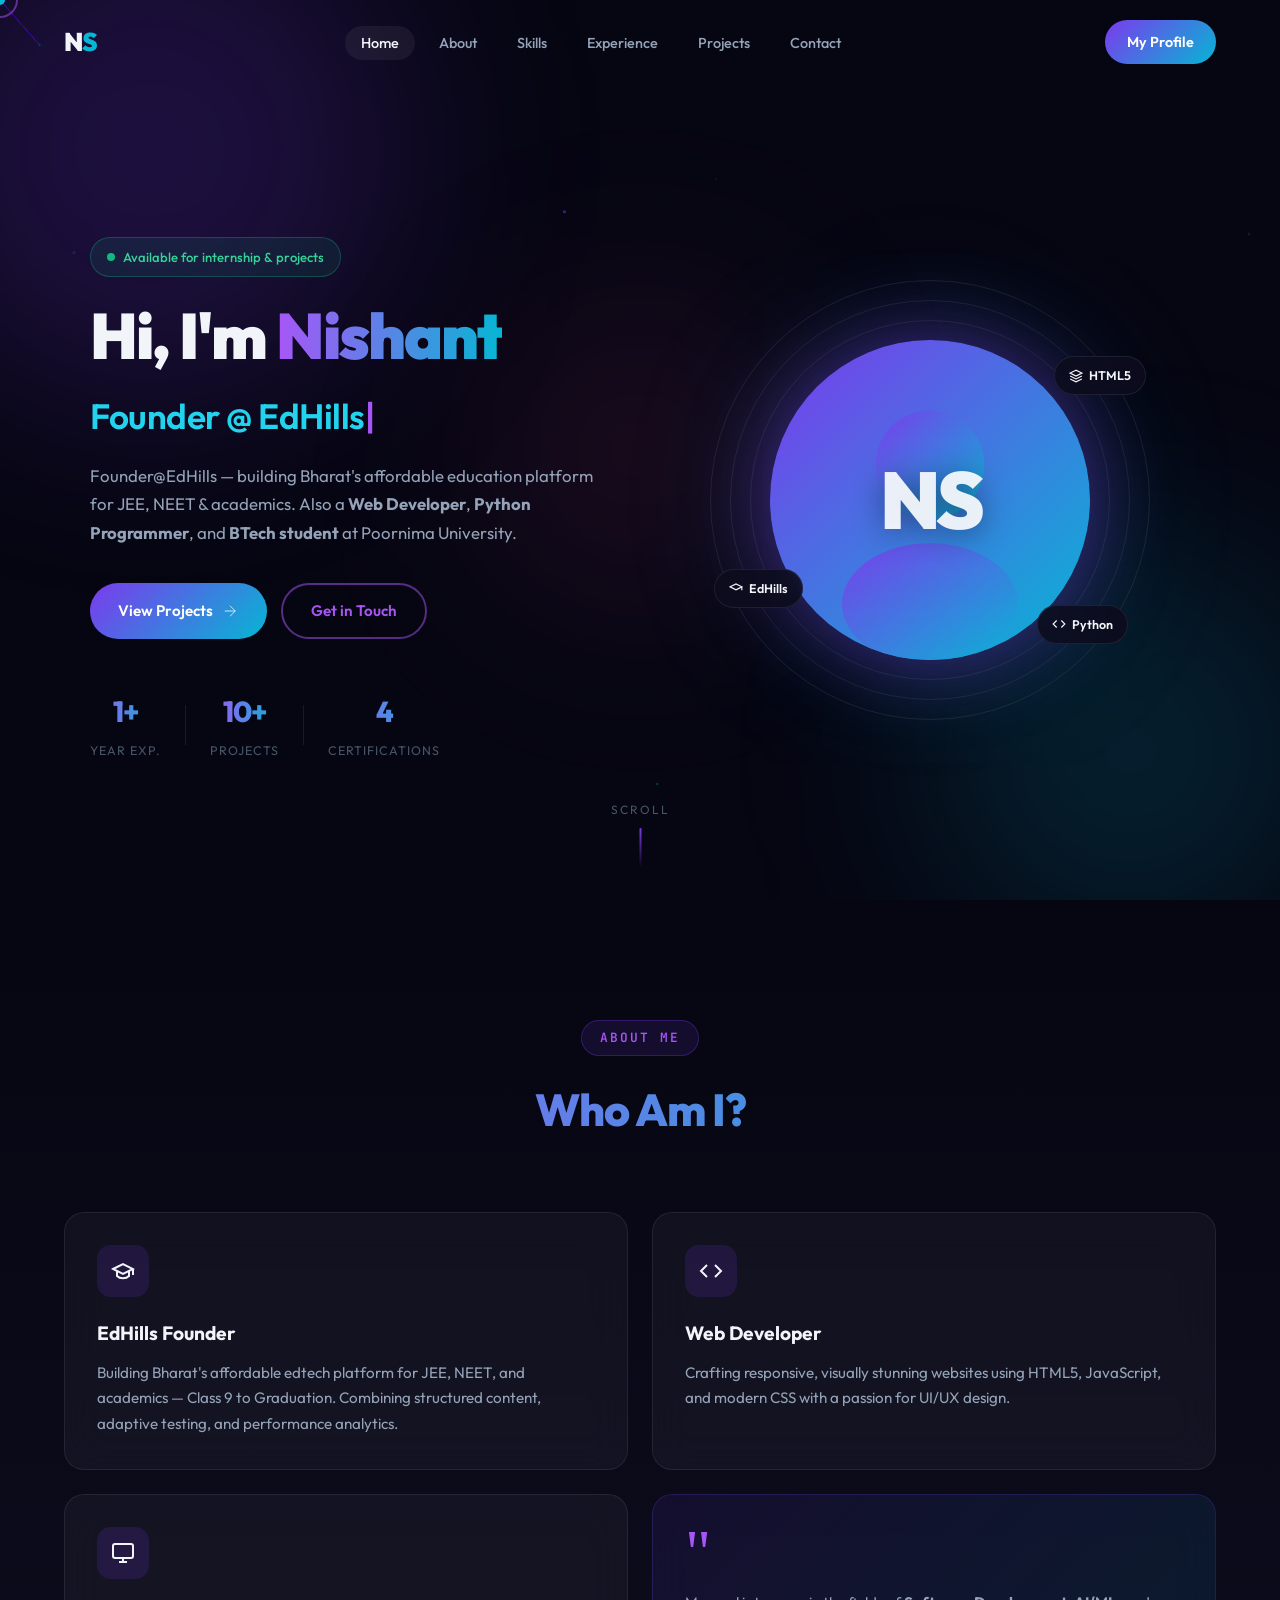
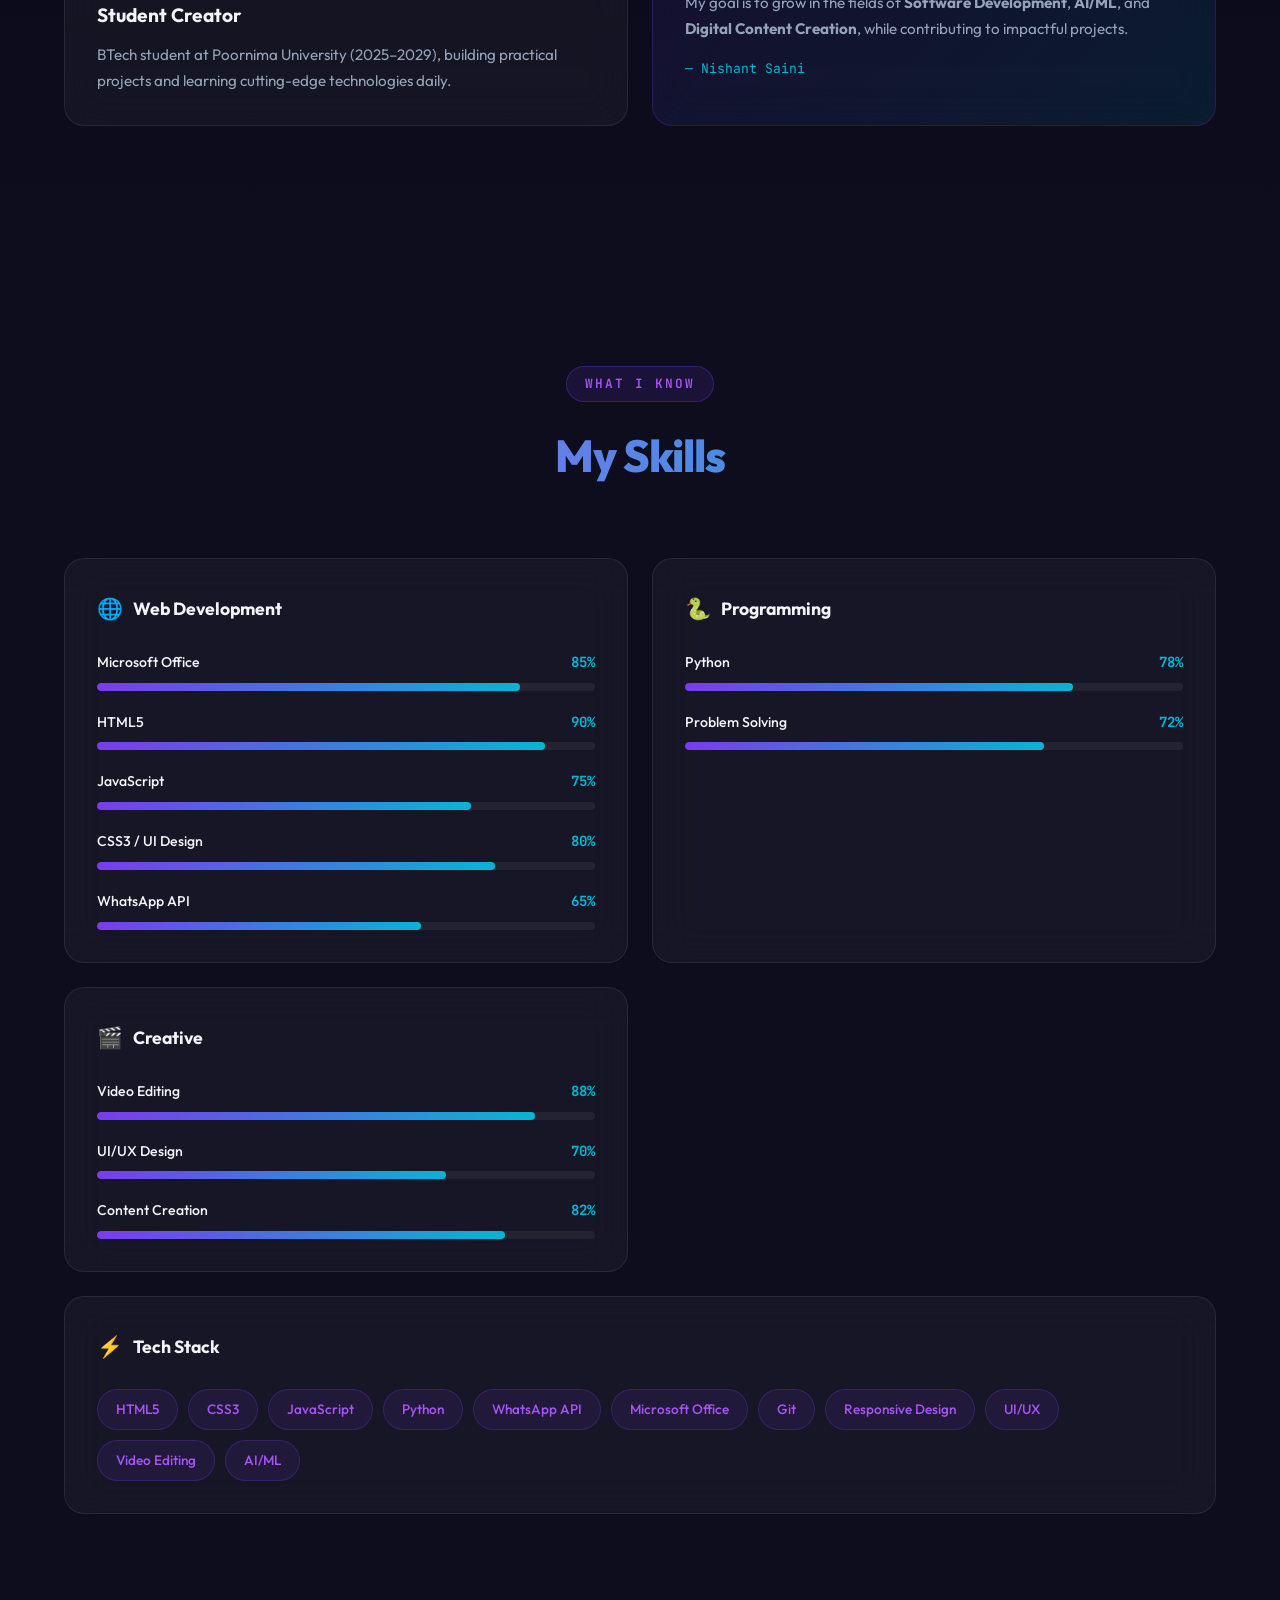
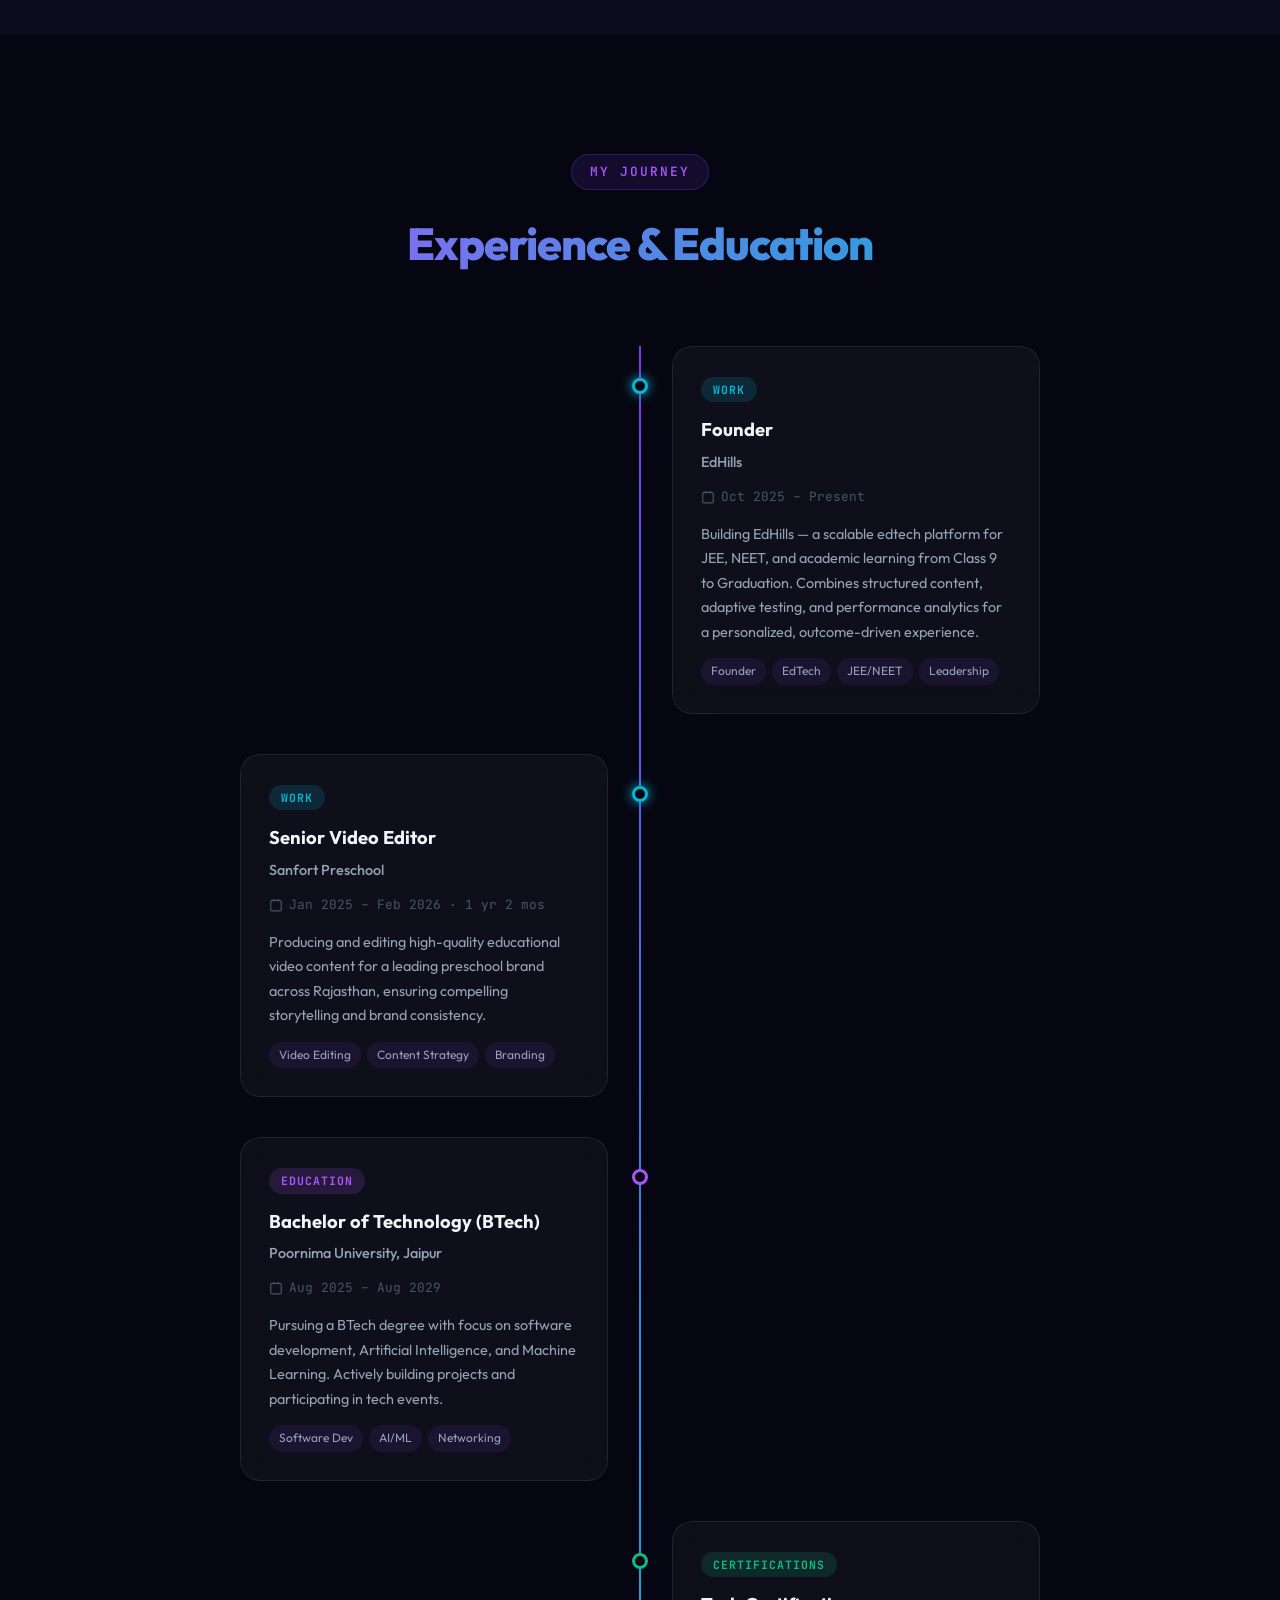
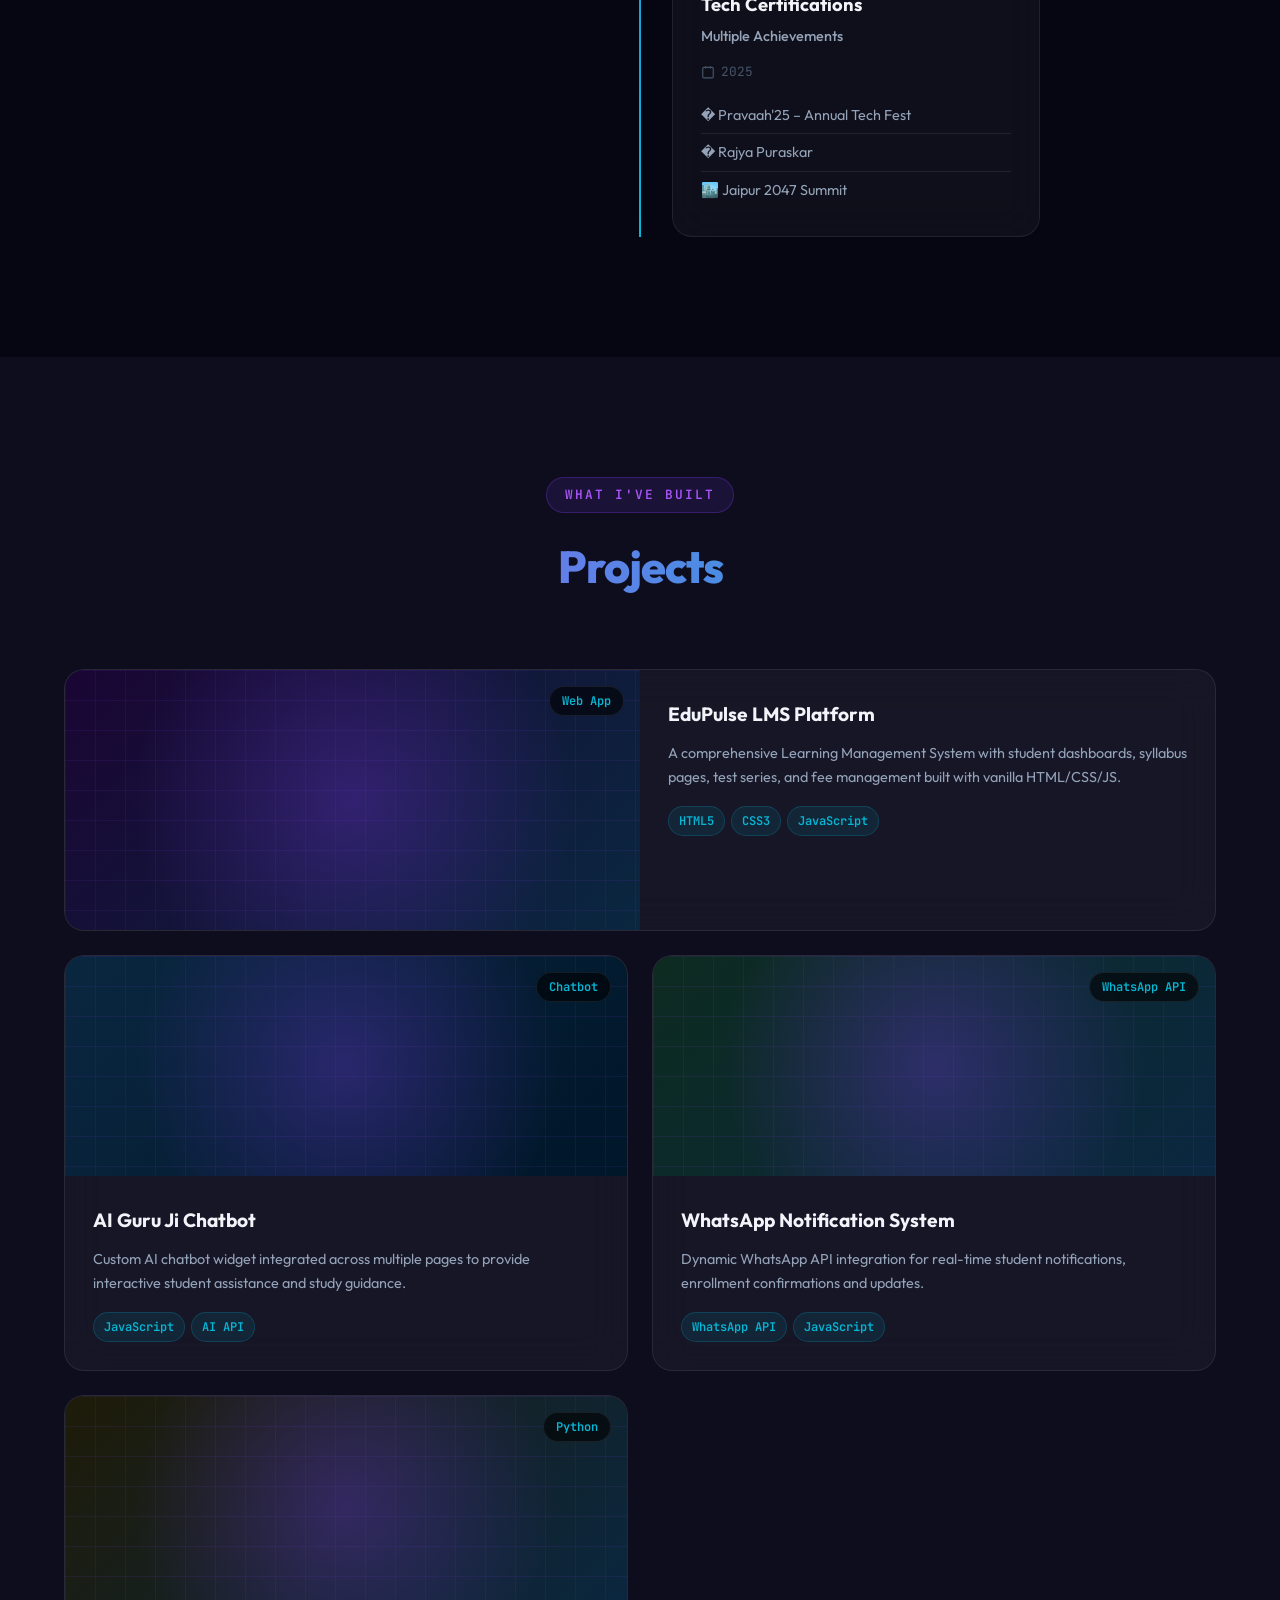
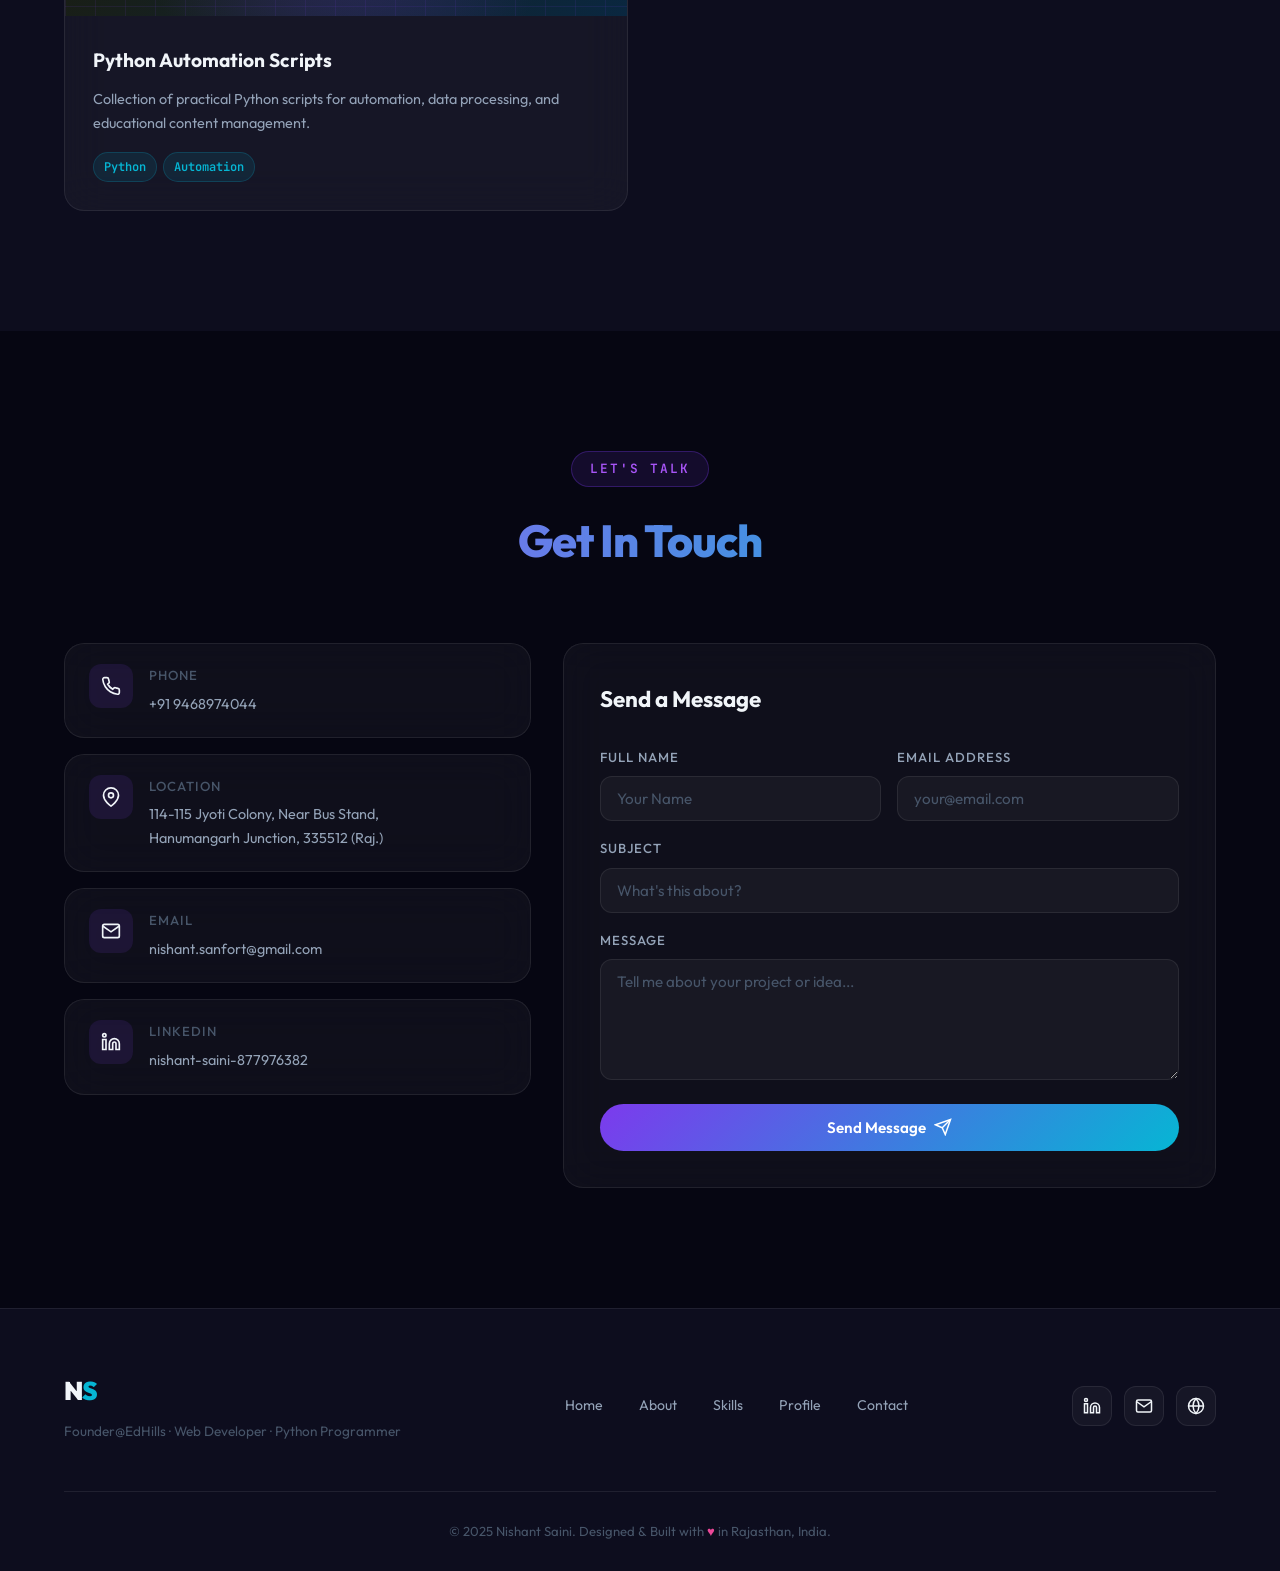
<file: index.html>
<!DOCTYPE html>
<html lang="en">
<head>
  <meta charset="UTF-8" />
  <meta name="viewport" content="width=device-width, initial-scale=1.0" />
  <title>Nishant Saini | Founder@EdHills | Web Developer</title>
  <meta name="description" content="Portfolio of Nishant Saini – Founder@EdHills, Web Developer & Python Programmer building Bharat's Affordable Education Platform." />
  <link rel="preconnect" href="https://fonts.googleapis.com" />
  <link rel="preconnect" href="https://fonts.gstatic.com" crossorigin />
  <link href="https://fonts.googleapis.com/css2?family=Outfit:wght@300;400;500;600;700;800;900&family=JetBrains+Mono:wght@400;500;700&display=swap" rel="stylesheet" />
  <link rel="stylesheet" href="style.css" />
</head>
<body>

  <!-- ───────────── CURSOR ───────────── -->
  <div class="cursor" id="cursor"></div>
  <div class="cursor-follower" id="cursorFollower"></div>

  <!-- ───────────── LOADER ───────────── -->
  <div class="loader" id="loader">
    <div class="loader-inner">
      <span class="loader-text">N<span class="accent">S</span></span>
      <div class="loader-bar"><div class="loader-fill"></div></div>
    </div>
  </div>

  <!-- ───────────── NAV ───────────── -->
  <nav class="navbar" id="navbar">
    <div class="nav-container">
      <a href="index.html" class="nav-logo">N<span class="accent">S</span></a>
      <ul class="nav-links" id="navLinks">
        <li><a href="#home" class="nav-link active" data-text="Home">Home</a></li>
        <li><a href="#about" class="nav-link" data-text="About">About</a></li>
        <li><a href="#skills" class="nav-link" data-text="Skills">Skills</a></li>
        <li><a href="#experience" class="nav-link" data-text="Experience">Experience</a></li>
        <li><a href="#projects" class="nav-link" data-text="Projects">Projects</a></li>
        <li><a href="#contact" class="nav-link" data-text="Contact">Contact</a></li>
      </ul>
      <a href="profile.html" class="btn-primary nav-cta">My Profile</a>
      <button class="hamburger" id="hamburger" aria-label="Toggle menu">
        <span></span><span></span><span></span>
      </button>
    </div>
  </nav>

  <!-- ───────────── HERO ───────────── -->
  <section class="hero" id="home">
    <div class="hero-bg">
      <div class="orb orb-1"></div>
      <div class="orb orb-2"></div>
      <div class="orb orb-3"></div>
      <canvas id="particleCanvas"></canvas>
    </div>
    <div class="hero-content container">
      <div class="hero-text">
        <div class="hero-badge">
          <span class="badge-dot"></span>
          Available for internship & projects
        </div>
        <h1 class="hero-title">
          Hi, I'm <span class="gradient-text">Nishant</span><br />
          <span class="typed-wrapper">
            <span id="typed"></span><span class="typed-cursor">|</span>
          </span>
        </h1>
        <p class="hero-desc">
          Founder@EdHills — building Bharat's affordable education platform for JEE, NEET &amp; academics.
          Also a <strong>Web Developer</strong>, <strong>Python Programmer</strong>, and
          <strong>BTech student</strong> at Poornima University.
        </p>
        <div class="hero-actions">
          <a href="#projects" class="btn-primary">View Projects <svg viewBox="0 0 24 24"><path d="M5 12h14M12 5l7 7-7 7"/></svg></a>
          <a href="#contact" class="btn-outline">Get in Touch</a>
        </div>
        <div class="hero-stats">
          <div class="stat-item">
            <span class="stat-num">1+</span>
            <span class="stat-label">Year Exp.</span>
          </div>
          <div class="stat-divider"></div>
          <div class="stat-item">
            <span class="stat-num">10+</span>
            <span class="stat-label">Projects</span>
          </div>
          <div class="stat-divider"></div>
          <div class="stat-item">
            <span class="stat-num">4</span>
            <span class="stat-label">Certifications</span>
          </div>
        </div>
      </div>
      <div class="hero-visual">
        <div class="avatar-wrapper">
          <div class="avatar-ring ring-1"></div>
          <div class="avatar-ring ring-2"></div>
          <div class="avatar-ring ring-3"></div>
          <div class="avatar-core">
            <svg viewBox="0 0 200 200" xmlns="http://www.w3.org/2000/svg" class="avatar-svg">
              <defs>
                <linearGradient id="avatarGrad" x1="0%" y1="0%" x2="100%" y2="100%">
                  <stop offset="0%" style="stop-color:#7c3aed"/>
                  <stop offset="100%" style="stop-color:#06b6d4"/>
                </linearGradient>
              </defs>
              <circle cx="100" cy="100" r="100" fill="url(#avatarGrad)" opacity="0.15"/>
              <circle cx="100" cy="78" r="34" fill="url(#avatarGrad)" opacity="0.9"/>
              <ellipse cx="100" cy="165" rx="55" ry="38" fill="url(#avatarGrad)" opacity="0.9"/>
            </svg>
            <div class="avatar-initials">NS</div>
          </div>
          <div class="floating-badge badge-html">
            <svg viewBox="0 0 24 24" fill="none"><path d="M12 2L2 7l10 5 10-5-10-5zM2 17l10 5 10-5M2 12l10 5 10-5" stroke="currentColor" stroke-width="2"/></svg>
            HTML5
          </div>
          <div class="floating-badge badge-python">
            <svg viewBox="0 0 24 24" fill="none"><polyline points="16 18 22 12 16 6" stroke="currentColor" stroke-width="2"/><polyline points="8 6 2 12 8 18" stroke="currentColor" stroke-width="2"/></svg>
            Python
          </div>
          <div class="floating-badge badge-video">
            <svg viewBox="0 0 24 24" fill="none"><path d="M22 10v6M2 10l10-5 10 5-10 5-10-5z" stroke="currentColor" stroke-width="2"/></svg>
            EdHills
          </div>
        </div>
      </div>
    </div>
    <a href="#about" class="scroll-indicator">
      <span>Scroll</span>
      <div class="scroll-arrow"></div>
    </a>
  </section>

  <!-- ───────────── ABOUT ───────────── -->
  <section class="section about" id="about">
    <div class="container">
      <div class="section-header">
        <span class="section-tag">About Me</span>
        <h2 class="section-title">Who Am I?</h2>
      </div>
      <div class="about-grid">
        <div class="about-card glass">
          <div class="about-icon">
            <svg viewBox="0 0 24 24" fill="none"><path d="M22 10v6M2 10l10-5 10 5-10 5-10-5z" stroke="currentColor" stroke-width="2"/><path d="M6 12v5c3 3 9 3 12 0v-5" stroke="currentColor" stroke-width="2"/></svg>
          </div>
          <h3>EdHills Founder</h3>
          <p>Building Bharat's affordable edtech platform for JEE, NEET, and academics — Class 9 to Graduation. Combining structured content, adaptive testing, and performance analytics.</p>
        </div>
        <div class="about-card glass">
          <div class="about-icon">
            <svg viewBox="0 0 24 24" fill="none"><polyline points="16 18 22 12 16 6" stroke="currentColor" stroke-width="2"/><polyline points="8 6 2 12 8 18" stroke="currentColor" stroke-width="2"/></svg>
          </div>
          <h3>Web Developer</h3>
          <p>Crafting responsive, visually stunning websites using HTML5, JavaScript, and modern CSS with a passion for UI/UX design.</p>
        </div>
        <div class="about-card glass">
          <div class="about-icon">
            <svg viewBox="0 0 24 24" fill="none"><rect x="2" y="3" width="20" height="14" rx="2" stroke="currentColor" stroke-width="2"/><line x1="8" y1="21" x2="16" y2="21" stroke="currentColor" stroke-width="2"/><line x1="12" y1="17" x2="12" y2="21" stroke="currentColor" stroke-width="2"/></svg>
          </div>
          <h3>Student Creator</h3>
          <p>BTech student at Poornima University (2025–2029), building practical projects and learning cutting-edge technologies daily.</p>
        </div>
        <div class="about-card glass highlight-card">
          <div class="about-quote">"</div>
          <p class="quote-text">My goal is to grow in the fields of <strong>Software Development</strong>, <strong>AI/ML</strong>, and <strong>Digital Content Creation</strong>, while contributing to impactful projects.</p>
          <div class="quote-author">— Nishant Saini</div>
        </div>
      </div>
    </div>
  </section>

  <!-- ───────────── SKILLS ───────────── -->
  <section class="section skills" id="skills">
    <div class="container">
      <div class="section-header">
        <span class="section-tag">What I Know</span>
        <h2 class="section-title">My Skills</h2>
      </div>
      <div class="skills-grid">
        <div class="skill-category glass">
          <h3 class="skill-cat-title">
            <span class="cat-icon">🌐</span> Web Development
          </h3>
          <div class="skill-bars">
            <div class="skill-bar-item">
              <div class="skill-info"><span>Microsoft Office</span><span>85%</span></div>
              <div class="bar-bg"><div class="bar-fill" data-width="85" style="--w:85%"></div></div>
            </div>
            <div class="skill-bar-item">
              <div class="skill-info"><span>HTML5</span><span>90%</span></div>
              <div class="bar-bg"><div class="bar-fill" data-width="90" style="--w:90%"></div></div>
            </div>
            <div class="skill-bar-item">
              <div class="skill-info"><span>JavaScript</span><span>75%</span></div>
              <div class="bar-bg"><div class="bar-fill" data-width="75" style="--w:75%"></div></div>
            </div>
            <div class="skill-bar-item">
              <div class="skill-info"><span>CSS3 / UI Design</span><span>80%</span></div>
              <div class="bar-bg"><div class="bar-fill" data-width="80" style="--w:80%"></div></div>
            </div>
            <div class="skill-bar-item">
              <div class="skill-info"><span>WhatsApp API</span><span>65%</span></div>
              <div class="bar-bg"><div class="bar-fill" data-width="65" style="--w:65%"></div></div>
            </div>
          </div>
        </div>
        <div class="skill-category glass">
          <h3 class="skill-cat-title">
            <span class="cat-icon">🐍</span> Programming
          </h3>
          <div class="skill-bars">
            <div class="skill-bar-item">
              <div class="skill-info"><span>Python</span><span>78%</span></div>
              <div class="bar-bg"><div class="bar-fill" data-width="78" style="--w:78%"></div></div>
            </div>
            <div class="skill-bar-item">
              <div class="skill-info"><span>Problem Solving</span><span>72%</span></div>
              <div class="bar-bg"><div class="bar-fill" data-width="72" style="--w:72%"></div></div>
            </div>
          </div>
        </div>
        <div class="skill-category glass">
          <h3 class="skill-cat-title">
            <span class="cat-icon">🎬</span> Creative
          </h3>
          <div class="skill-bars">
            <div class="skill-bar-item">
              <div class="skill-info"><span>Video Editing</span><span>88%</span></div>
              <div class="bar-bg"><div class="bar-fill" data-width="88" style="--w:88%"></div></div>
            </div>
            <div class="skill-bar-item">
              <div class="skill-info"><span>UI/UX Design</span><span>70%</span></div>
              <div class="bar-bg"><div class="bar-fill" data-width="70" style="--w:70%"></div></div>
            </div>
            <div class="skill-bar-item">
              <div class="skill-info"><span>Content Creation</span><span>82%</span></div>
              <div class="bar-bg"><div class="bar-fill" data-width="82" style="--w:82%"></div></div>
            </div>
          </div>
        </div>
        <div class="skill-tags-card glass">
          <h3 class="skill-cat-title"><span class="cat-icon">⚡</span> Tech Stack</h3>
          <div class="tag-cloud">
            <span class="tag">HTML5</span>
            <span class="tag">CSS3</span>
            <span class="tag">JavaScript</span>
            <span class="tag">Python</span>
            <span class="tag">WhatsApp API</span>
            <span class="tag">Microsoft Office</span>
            <span class="tag">Git</span>
            <span class="tag">Responsive Design</span>
            <span class="tag">UI/UX</span>
            <span class="tag">Video Editing</span>
            <span class="tag">AI/ML</span>
          </div>
        </div>
      </div>
    </div>
  </section>

  <!-- ───────────── EXPERIENCE ───────────── -->
  <section class="section experience" id="experience">
    <div class="container">
      <div class="section-header">
        <span class="section-tag">My Journey</span>
        <h2 class="section-title">Experience & Education</h2>
      </div>
      <div class="timeline">
        <div class="timeline-item right">
          <div class="timeline-dot active"></div>
          <div class="timeline-card glass">
            <div class="timeline-badge work">Work</div>
            <h3>Founder</h3>
            <h4>EdHills</h4>
            <span class="timeline-date">
              <svg viewBox="0 0 24 24" fill="none"><rect x="3" y="4" width="18" height="18" rx="2" stroke="currentColor" stroke-width="2"/><line x1="16" y1="2" x2="16" y2="6" stroke="currentColor" stroke-width="2"/><line x1="8" y1="2" x2="8" y2="6" stroke="currentColor" stroke-width="2"/></svg>
              Oct 2025 – Present
            </span>
            <p>Building EdHills — a scalable edtech platform for JEE, NEET, and academic learning from Class 9 to Graduation. Combines structured content, adaptive testing, and performance analytics for a personalized, outcome-driven experience.</p>
            <div class="tl-tags"><span>Founder</span><span>EdTech</span><span>JEE/NEET</span><span>Leadership</span></div>
          </div>
        </div>
        <div class="timeline-item left">
          <div class="timeline-dot active"></div>
          <div class="timeline-card glass">
            <div class="timeline-badge work">Work</div>
            <h3>Senior Video Editor</h3>
            <h4>Sanfort Preschool</h4>
            <span class="timeline-date">
              <svg viewBox="0 0 24 24" fill="none"><rect x="3" y="4" width="18" height="18" rx="2" stroke="currentColor" stroke-width="2"/><line x1="16" y1="2" x2="16" y2="6" stroke="currentColor" stroke-width="2"/><line x1="8" y1="2" x2="8" y2="6" stroke="currentColor" stroke-width="2"/></svg>
              Jan 2025 – Feb 2026 · 1 yr 2 mos
            </span>
            <p>Producing and editing high-quality educational video content for a leading preschool brand across Rajasthan, ensuring compelling storytelling and brand consistency.</p>
            <div class="tl-tags"><span>Video Editing</span><span>Content Strategy</span><span>Branding</span></div>
          </div>
        </div>
        <div class="timeline-item left">
          <div class="timeline-dot edu"></div>
          <div class="timeline-card glass">
            <div class="timeline-badge edu">Education</div>
            <h3>Bachelor of Technology (BTech)</h3>
            <h4>Poornima University, Jaipur</h4>
            <span class="timeline-date">
              <svg viewBox="0 0 24 24" fill="none"><rect x="3" y="4" width="18" height="18" rx="2" stroke="currentColor" stroke-width="2"/><line x1="16" y1="2" x2="16" y2="6" stroke="currentColor" stroke-width="2"/><line x1="8" y1="2" x2="8" y2="6" stroke="currentColor" stroke-width="2"/></svg>
              Aug 2025 – Aug 2029
            </span>
            <p>Pursuing a BTech degree with focus on software development, Artificial Intelligence, and Machine Learning. Actively building projects and participating in tech events.</p>
            <div class="tl-tags"><span>Software Dev</span><span>AI/ML</span><span>Networking</span></div>
          </div>
        </div>
        <div class="timeline-item right">
          <div class="timeline-dot cert"></div>
          <div class="timeline-card glass">
            <div class="timeline-badge cert">Certifications</div>
            <h3>Tech Certifications</h3>
            <h4>Multiple Achievements</h4>
            <span class="timeline-date">
              <svg viewBox="0 0 24 24" fill="none"><rect x="3" y="4" width="18" height="18" rx="2" stroke="currentColor" stroke-width="2"/><line x1="16" y1="2" x2="16" y2="6" stroke="currentColor" stroke-width="2"/><line x1="8" y1="2" x2="8" y2="6" stroke="currentColor" stroke-width="2"/></svg>
              2025
            </span>
            <ul class="cert-list">
              <li>� Pravaah'25 – Annual Tech Fest</li>
              <li>�️ Rajya Puraskar</li>
              <li>🏙️ Jaipur 2047 Summit</li>
            </ul>
          </div>
        </div>
      </div>
    </div>
  </section>

  <!-- ───────────── PROJECTS ───────────── -->
  <section class="section projects" id="projects">
    <div class="container">
      <div class="section-header">
        <span class="section-tag">What I've Built</span>
        <h2 class="section-title">Projects</h2>
      </div>
      <div class="projects-grid">
        <div class="project-card glass featured">
          <div class="project-glow"></div>
          <div class="project-img project-img-1">
            <div class="project-overlay">
              <span class="proj-tag">Web App</span>
            </div>
          </div>
          <div class="project-body">
            <h3>EduPulse LMS Platform</h3>
            <p>A comprehensive Learning Management System with student dashboards, syllabus pages, test series, and fee management built with vanilla HTML/CSS/JS.</p>
            <div class="proj-tech"><span>HTML5</span><span>CSS3</span><span>JavaScript</span></div>
          </div>
        </div>
        <div class="project-card glass">
          <div class="project-glow"></div>
          <div class="project-img project-img-2">
            <div class="project-overlay">
              <span class="proj-tag">Chatbot</span>
            </div>
          </div>
          <div class="project-body">
            <h3>AI Guru Ji Chatbot</h3>
            <p>Custom AI chatbot widget integrated across multiple pages to provide interactive student assistance and study guidance.</p>
            <div class="proj-tech"><span>JavaScript</span><span>AI API</span></div>
          </div>
        </div>
        <div class="project-card glass">
          <div class="project-glow"></div>
          <div class="project-img project-img-3">
            <div class="project-overlay">
              <span class="proj-tag">WhatsApp API</span>
            </div>
          </div>
          <div class="project-body">
            <h3>WhatsApp Notification System</h3>
            <p>Dynamic WhatsApp API integration for real-time student notifications, enrollment confirmations and updates.</p>
            <div class="proj-tech"><span>WhatsApp API</span><span>JavaScript</span></div>
          </div>
        </div>
        <div class="project-card glass">
          <div class="project-glow"></div>
          <div class="project-img project-img-4">
            <div class="project-overlay">
              <span class="proj-tag">Python</span>
            </div>
          </div>
          <div class="project-body">
            <h3>Python Automation Scripts</h3>
            <p>Collection of practical Python scripts for automation, data processing, and educational content management.</p>
            <div class="proj-tech"><span>Python</span><span>Automation</span></div>
          </div>
        </div>
      </div>
    </div>
  </section>

  <!-- ───────────── CONTACT ───────────── -->
  <section class="section contact" id="contact">
    <div class="container">
      <div class="section-header">
        <span class="section-tag">Let's Talk</span>
        <h2 class="section-title">Get In Touch</h2>
      </div>
      <div class="contact-grid">
        <div class="contact-info">
          <div class="contact-card glass">
            <div class="contact-icon">
              <svg viewBox="0 0 24 24" fill="none"><path d="M22 16.92v3a2 2 0 01-2.18 2 19.79 19.79 0 01-8.63-3.07 19.5 19.5 0 01-6-6 19.79 19.79 0 01-3.07-8.67A2 2 0 014.11 2h3a2 2 0 012 1.72c.127.96.361 1.903.7 2.81a2 2 0 01-.45 2.11L8.09 9.91a16 16 0 006 6l1.27-1.27a2 2 0 012.11-.45c.907.339 1.85.573 2.81.7A2 2 0 0122 16.92z" stroke="currentColor" stroke-width="2"/></svg>
            </div>
            <div>
              <h4>Phone</h4>
              <a href="tel:+919468974044">+91 9468974044</a>
            </div>
          </div>
          <div class="contact-card glass">
            <div class="contact-icon">
              <svg viewBox="0 0 24 24" fill="none"><path d="M21 10c0 7-9 13-9 13s-9-6-9-13a9 9 0 0118 0z" stroke="currentColor" stroke-width="2"/><circle cx="12" cy="10" r="3" stroke="currentColor" stroke-width="2"/></svg>
            </div>
            <div>
              <h4>Location</h4>
              <p>114-115 Jyoti Colony, Near Bus Stand,<br />Hanumangarh Junction, 335512 (Raj.)</p>
            </div>
          </div>
          <div class="contact-card glass">
            <div class="contact-icon">
              <svg viewBox="0 0 24 24" fill="none"><path d="M4 4h16c1.1 0 2 .9 2 2v12c0 1.1-.9 2-2 2H4c-1.1 0-2-.9-2-2V6c0-1.1.9-2 2-2z" stroke="currentColor" stroke-width="2"/><polyline points="22,6 12,13 2,6" stroke="currentColor" stroke-width="2"/></svg>
            </div>
            <div>
              <h4>Email</h4>
              <a href="mailto:nishant.sanfort@gmail.com">nishant.sanfort@gmail.com</a>
            </div>
          </div>
          <div class="contact-card glass">
            <div class="contact-icon">
              <svg viewBox="0 0 24 24" fill="none"><path d="M16 8a6 6 0 016 6v7h-4v-7a2 2 0 00-2-2 2 2 0 00-2 2v7h-4v-7a6 6 0 016-6zM2 9h4v12H2z" stroke="currentColor" stroke-width="2"/><circle cx="4" cy="4" r="2" stroke="currentColor" stroke-width="2"/></svg>
            </div>
            <div>
              <h4>LinkedIn</h4>
              <a href="https://www.linkedin.com/in/nishant-saini-877976382" target="_blank" rel="noopener">nishant-saini-877976382</a>
            </div>
          </div>
        </div>
        <form class="contact-form glass" id="contactForm">
          <h3>Send a Message</h3>
          <div class="form-row">
            <div class="form-group">
              <label for="fname">Full Name</label>
              <input type="text" id="fname" placeholder="Your Name" required />
            </div>
            <div class="form-group">
              <label for="femail">Email Address</label>
              <input type="email" id="femail" placeholder="your@email.com" required />
            </div>
          </div>
          <div class="form-group">
            <label for="fsubject">Subject</label>
            <input type="text" id="fsubject" placeholder="What's this about?" required />
          </div>
          <div class="form-group">
            <label for="fmessage">Message</label>
            <textarea id="fmessage" rows="5" placeholder="Tell me about your project or idea..." required></textarea>
          </div>
          <button type="submit" class="btn-primary full-w" id="sendBtn">
            Send Message
            <svg viewBox="0 0 24 24" fill="none"><line x1="22" y1="2" x2="11" y2="13" stroke="currentColor" stroke-width="2"/><polygon points="22 2 15 22 11 13 2 9 22 2" stroke="currentColor" stroke-width="2" fill="none"/></svg>
          </button>
          <div class="form-toast" id="formToast"></div>
        </form>
      </div>
    </div>
  </section>

  <!-- ───────────── FOOTER ───────────── -->
  <footer class="footer">
    <div class="container">
      <div class="footer-inner">
        <div class="footer-brand">
          <span class="nav-logo">N<span class="accent">S</span></span>
          <p>Founder@EdHills · Web Developer · Python Programmer</p>
        </div>
        <div class="footer-links">
          <a href="#home">Home</a>
          <a href="#about">About</a>
          <a href="#skills">Skills</a>
          <a href="profile.html">Profile</a>
          <a href="#contact">Contact</a>
        </div>
        <div class="footer-socials">
          <a href="https://www.linkedin.com/in/nishant-saini-877976382" target="_blank" class="social-btn" title="LinkedIn">
            <svg viewBox="0 0 24 24" fill="none"><path d="M16 8a6 6 0 016 6v7h-4v-7a2 2 0 00-2-2 2 2 0 00-2 2v7h-4v-7a6 6 0 016-6zM2 9h4v12H2z" stroke="currentColor" stroke-width="2"/><circle cx="4" cy="4" r="2" stroke="currentColor" stroke-width="2"/></svg>
          </a>
          <a href="mailto:nishant.sanfort@gmail.com" class="social-btn" title="Email">
            <svg viewBox="0 0 24 24" fill="none"><path d="M4 4h16c1.1 0 2 .9 2 2v12c0 1.1-.9 2-2 2H4c-1.1 0-2-.9-2-2V6c0-1.1.9-2 2-2z" stroke="currentColor" stroke-width="2"/><polyline points="22,6 12,13 2,6" stroke="currentColor" stroke-width="2"/></svg>
          </a>
          <a href="https://www.linkedin.com/in/nishant-saini-877976382" target="_blank" class="social-btn" title="Portfolio">
            <svg viewBox="0 0 24 24" fill="none"><circle cx="12" cy="12" r="10" stroke="currentColor" stroke-width="2"/><line x1="2" y1="12" x2="22" y2="12" stroke="currentColor" stroke-width="2"/><path d="M12 2a15.3 15.3 0 014 10 15.3 15.3 0 01-4 10 15.3 15.3 0 01-4-10 15.3 15.3 0 014-10z" stroke="currentColor" stroke-width="2"/></svg>
          </a>
        </div>
      </div>
      <div class="footer-bottom">
        <p>© 2025 Nishant Saini. Designed & Built with <span class="heart">♥</span> in Rajasthan, India.</p>
      </div>
    </div>
  </footer>

  <script src="script.js"></script>
</body>
</html>
</file>
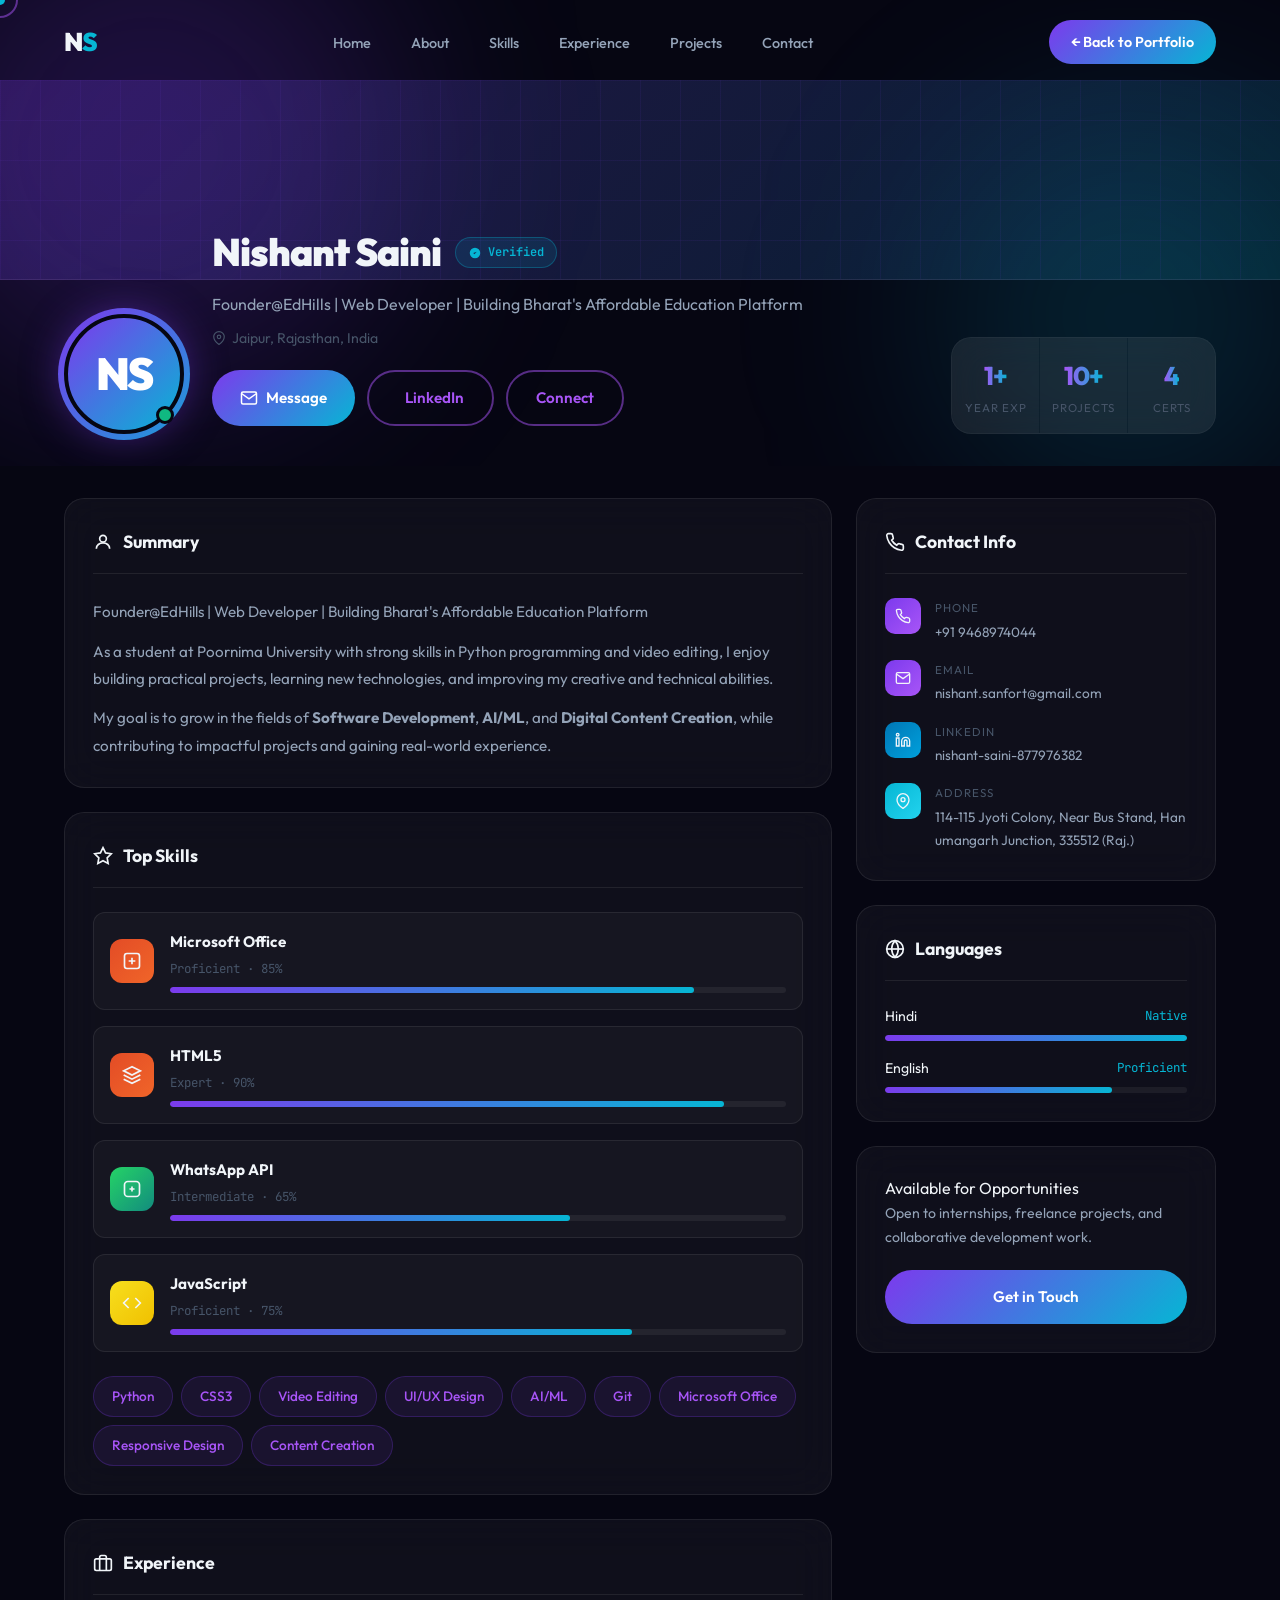
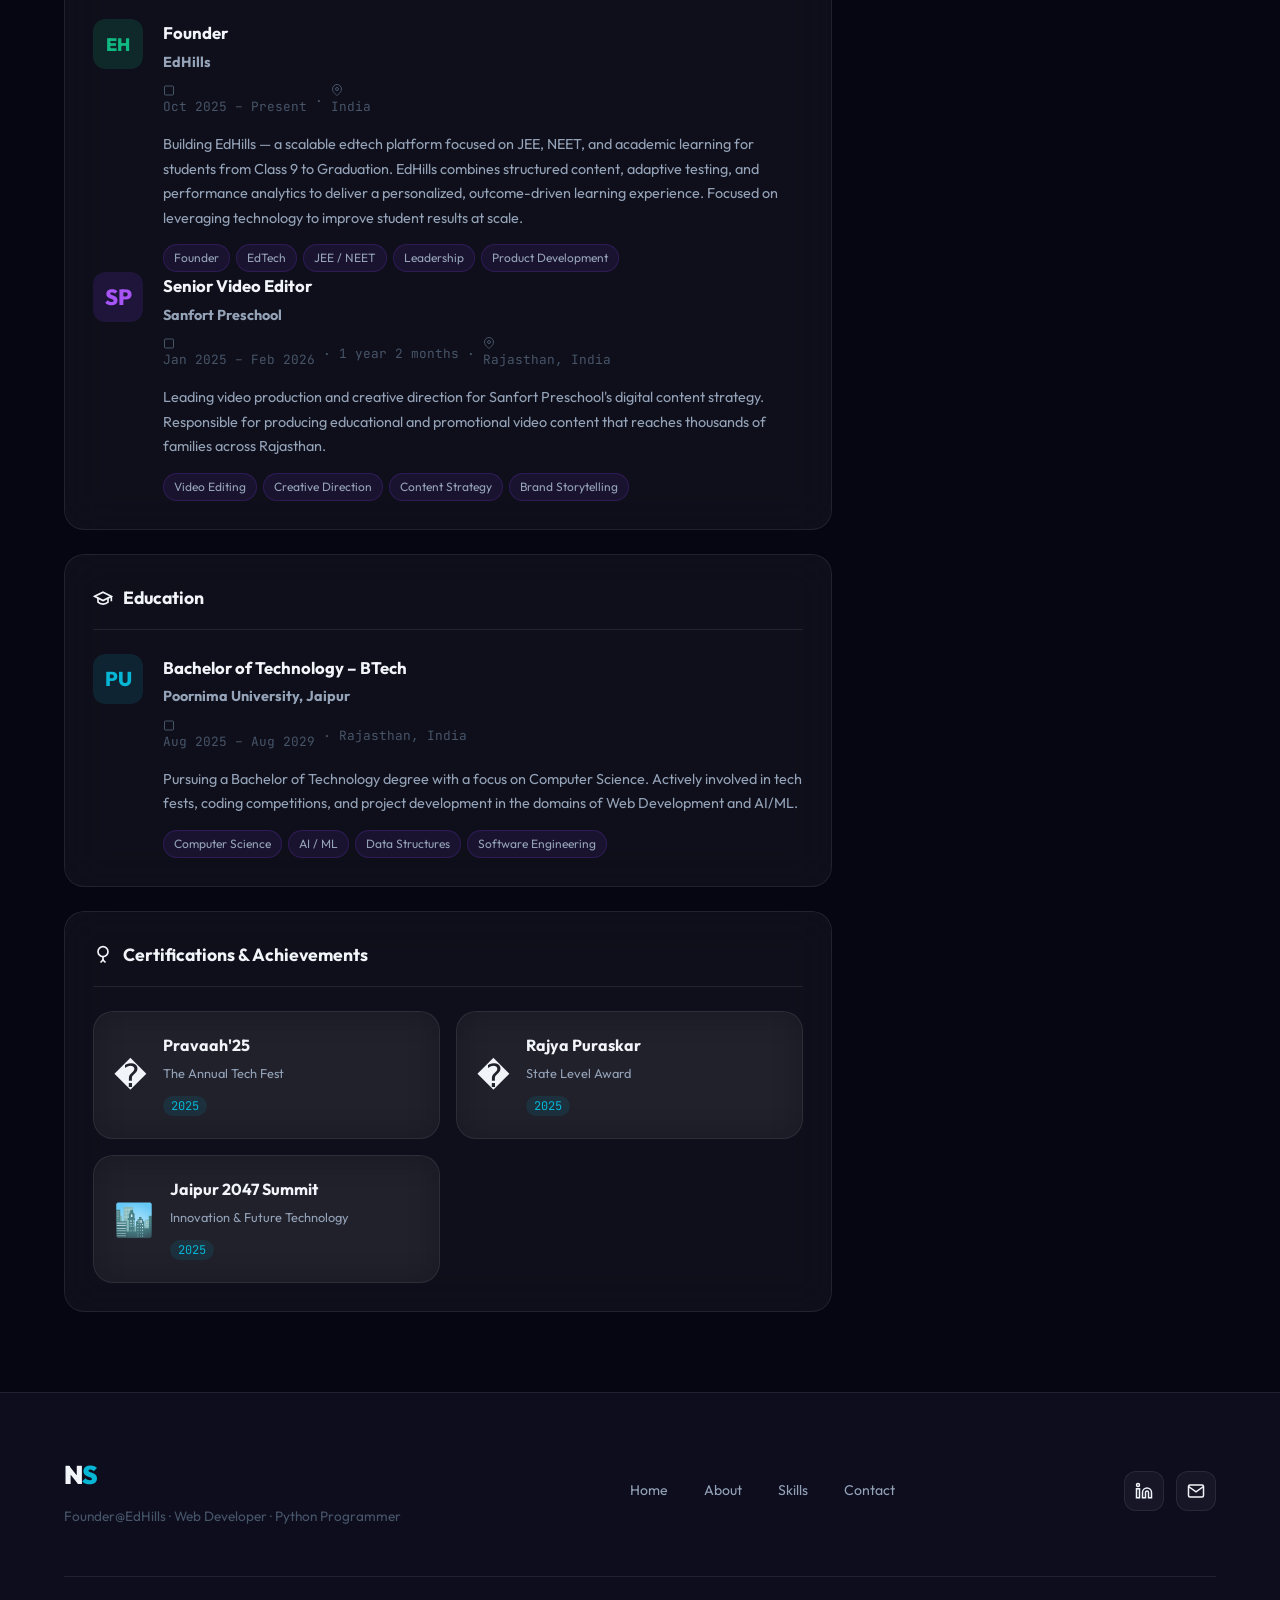
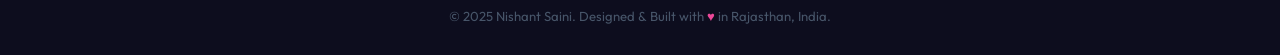
<file: profile.html>
<!DOCTYPE html>
<html lang="en">

<head>
    <meta charset="UTF-8" />
    <meta name="viewport" content="width=device-width, initial-scale=1.0" />
    <title>My Profile | Nishant Saini</title>
    <meta name="description"
        content="Detailed LinkedIn-style profile of Nishant Saini – Web Developer, Python Programmer, and Video Editor at Poornima University." />
    <link rel="preconnect" href="https://fonts.googleapis.com" />
    <link rel="preconnect" href="https://fonts.gstatic.com" crossorigin />
    <link
        href="https://fonts.googleapis.com/css2?family=Outfit:wght@300;400;500;600;700;800;900&family=JetBrains+Mono:wght@400;500;700&display=swap"
        rel="stylesheet" />
    <link rel="stylesheet" href="style.css" />
    <link rel="stylesheet" href="profile.css" />
</head>

<body>

    <!-- ───────────── CURSOR ───────────── -->
    <div class="cursor" id="cursor"></div>
    <div class="cursor-follower" id="cursorFollower"></div>

    <!-- ───────────── NAV ───────────── -->
    <nav class="navbar" id="navbar">
        <div class="nav-container">
            <a href="index.html" class="nav-logo">N<span class="accent">S</span></a>
            <ul class="nav-links" id="navLinks">
                <li><a href="index.html#home" class="nav-link">Home</a></li>
                <li><a href="index.html#about" class="nav-link">About</a></li>
                <li><a href="index.html#skills" class="nav-link">Skills</a></li>
                <li><a href="index.html#experience" class="nav-link">Experience</a></li>
                <li><a href="index.html#projects" class="nav-link">Projects</a></li>
                <li><a href="index.html#contact" class="nav-link">Contact</a></li>
            </ul>
            <a href="index.html" class="btn-primary nav-cta">← Back to Portfolio</a>
            <button class="hamburger" id="hamburger" aria-label="Toggle menu">
                <span></span><span></span><span></span>
            </button>
        </div>
    </nav>

    <!-- ───────────── PROFILE HERO ───────────── -->
    <div class="profile-hero">
        <div class="profile-hero-bg">
            <div class="orb orb-1"></div>
            <div class="orb orb-2"></div>
        </div>
        <div class="profile-banner"></div>
        <div class="container">
            <div class="profile-header">
                <div class="profile-avatar-wrap">
                    <div class="profile-avatar-ring"></div>
                    <div class="profile-avatar">
                        <span>NS</span>
                        <div class="avatar-online"></div>
                    </div>
                </div>
                <div class="profile-header-info">
                    <div class="profile-name-row">
                        <h1 class="profile-name">Nishant Saini</h1>
                        <span class="profile-badge verified">
                            <svg viewBox="0 0 24 24" fill="currentColor">
                                <path d="M9 12l2 2 4-4m6 2a9 9 0 11-18 0 9 9 0 0118 0z" />
                            </svg>
                            Verified
                        </span>
                    </div>
                    <p class="profile-headline">Founder@EdHills | Web Developer | Building Bharat's Affordable Education Platform</p>
                    <p class="profile-location">
                        <svg viewBox="0 0 24 24" fill="none">
                            <path d="M21 10c0 7-9 13-9 13s-9-6-9-13a9 9 0 0118 0z" stroke="currentColor"
                                stroke-width="2" />
                            <circle cx="12" cy="10" r="3" stroke="currentColor" stroke-width="2" />
                        </svg>
                        Jaipur, Rajasthan, India
                    </p>
                    <div class="profile-actions">
                        <a href="mailto:nishant.sanfort@gmail.com" class="btn-primary">
                            <svg viewBox="0 0 24 24" fill="none">
                                <path d="M4 4h16c1.1 0 2 .9 2 2v12c0 1.1-.9 2-2 2H4c-1.1 0-2-.9-2-2V6c0-1.1.9-2 2-2z"
                                    stroke="currentColor" stroke-width="2" />
                                <polyline points="22,6 12,13 2,6" stroke="currentColor" stroke-width="2" />
                            </svg>
                            Message
                        </a>
                        <a href="https://www.linkedin.com/in/nishant-saini-877976382" target="_blank"
                            class="btn-outline">
                            <svg viewBox="0 0 24 24" fill="none">
                                <path
                                    d="M16 8a6 6 0 016 6v7h-4v-7a2 2 0 00-2-2 2 2 0 00-2 2v7h-4v-7a6 6 0 016-6zM2 9h4v12H2z"
                                    stroke="currentColor" stroke-width="2" />
                                <circle cx="4" cy="4" r="2" stroke="currentColor" stroke-width="2" />
                            </svg>
                            LinkedIn
                        </a>
                        <a href="index.html#contact" class="btn-outline">Connect</a>
                    </div>
                </div>
                <div class="profile-stats-box glass">
                    <div class="ps-item">
                        <span class="ps-num gradient-text">1+</span>
                        <span class="ps-label">Year Exp</span>
                    </div>
                    <div class="ps-item">
                        <span class="ps-num gradient-text">10+</span>
                        <span class="ps-label">Projects</span>
                    </div>
                    <div class="ps-item">
                        <span class="ps-num gradient-text">4</span>
                        <span class="ps-label">Certs</span>
                    </div>
                </div>
            </div>
        </div>
    </div>

    <!-- ───────────── PROFILE BODY ───────────── -->
    <main class="profile-body container" id="profileBody">

        <div class="profile-main">

            <!-- ABOUT CARD -->
            <div class="p-card glass">
                <div class="p-card-header">
                    <h2>
                        <svg viewBox="0 0 24 24" fill="none">
                            <circle cx="12" cy="8" r="4" stroke="currentColor" stroke-width="2" />
                            <path d="M4 20c0-4 3.6-7 8-7s8 3 8 7" stroke="currentColor" stroke-width="2" />
                        </svg>
                        Summary
                    </h2>
                </div>
                <p class="about-text">
                    Founder@EdHills | Web Developer | Building Bharat's Affordable Education Platform
                </p>
                <p class="about-text mt">
                    As a student at Poornima University with strong skills in Python programming and video editing, I
                    enjoy building practical projects, learning new technologies, and improving my creative and
                    technical abilities.
                </p>
                <p class="about-text mt">
                    My goal is to grow in the fields of <strong>Software Development</strong>, <strong>AI/ML</strong>,
                    and <strong>Digital Content Creation</strong>, while contributing to impactful projects and gaining
                    real-world experience.
                </p>
            </div>

            <!-- TOP SKILLS -->
            <div class="p-card glass">
                <div class="p-card-header">
                    <h2>
                        <svg viewBox="0 0 24 24" fill="none">
                            <polygon
                                points="12 2 15.09 8.26 22 9.27 17 14.14 18.18 21.02 12 17.77 5.82 21.02 7 14.14 2 9.27 8.91 8.26 12 2"
                                stroke="currentColor" stroke-width="2" />
                        </svg>
                        Top Skills
                    </h2>
                </div>
                <div class="skills-row">
                    <div class="skill-pill featured-skill">
                        <div class="skill-pill-icon html">
                            <svg viewBox="0 0 24 24" fill="none">
                                <rect x="3" y="3" width="18" height="18" rx="3" stroke="currentColor" stroke-width="2"/>
                                <path d="M8 12h8M12 8v8" stroke="currentColor" stroke-width="2"/>
                            </svg>
                        </div>
                        <div class="skill-pill-text">
                            <span class="sp-name">Microsoft Office</span>
                            <span class="sp-level">Proficient · 85%</span>
                            <div class="sp-bar">
                                <div class="sp-fill" style="--w:85%"></div>
                            </div>
                        </div>
                    </div>
                    <div class="skill-pill featured-skill">
                        <div class="skill-pill-icon html">
                            <svg viewBox="0 0 24 24" fill="none">
                                <path d="M12 2L2 7l10 5 10-5-10-5zM2 17l10 5 10-5M2 12l10 5 10-5" stroke="currentColor"
                                    stroke-width="2" />
                            </svg>
                        </div>
                        <div class="skill-pill-text">
                            <span class="sp-name">HTML5</span>
                            <span class="sp-level">Expert · 90%</span>
                            <div class="sp-bar">
                                <div class="sp-fill" style="--w:90%"></div>
                            </div>
                        </div>
                    </div>
                    <div class="skill-pill featured-skill">
                        <div class="skill-pill-icon whatsapp">
                            <svg viewBox="0 0 24 24" fill="none">
                                <path d="M3 3h18v18H3z" stroke="none" />
                                <rect x="3" y="3" width="18" height="18" rx="4" stroke="currentColor"
                                    stroke-width="2" />
                                <path d="M9 12h6M12 9v6" stroke="currentColor" stroke-width="2" />
                            </svg>
                        </div>
                        <div class="skill-pill-text">
                            <span class="sp-name">WhatsApp API</span>
                            <span class="sp-level">Intermediate · 65%</span>
                            <div class="sp-bar">
                                <div class="sp-fill" style="--w:65%"></div>
                            </div>
                        </div>
                    </div>
                    <div class="skill-pill featured-skill">
                        <div class="skill-pill-icon js">
                            <svg viewBox="0 0 24 24" fill="none">
                                <polyline points="16 18 22 12 16 6" stroke="currentColor" stroke-width="2" />
                                <polyline points="8 6 2 12 8 18" stroke="currentColor" stroke-width="2" />
                            </svg>
                        </div>
                        <div class="skill-pill-text">
                            <span class="sp-name">JavaScript</span>
                            <span class="sp-level">Proficient · 75%</span>
                            <div class="sp-bar">
                                <div class="sp-fill" style="--w:75%"></div>
                            </div>
                        </div>
                    </div>
                </div>
                <div class="all-skills-grid">
                    <span class="tag">Python</span>
                    <span class="tag">CSS3</span>
                    <span class="tag">Video Editing</span>
                    <span class="tag">UI/UX Design</span>
                    <span class="tag">AI/ML</span>
                    <span class="tag">Git</span>
                    <span class="tag">Microsoft Office</span>
                    <span class="tag">Responsive Design</span>
                    <span class="tag">Content Creation</span>
                </div>
            </div>

            <!-- EXPERIENCE -->
            <div class="p-card glass">
                <div class="p-card-header">
                    <h2>
                        <svg viewBox="0 0 24 24" fill="none">
                            <rect x="2" y="7" width="20" height="14" rx="2" stroke="currentColor" stroke-width="2" />
                            <path d="M16 21V5a2 2 0 00-2-2h-4a2 2 0 00-2 2v16" stroke="currentColor" stroke-width="2" />
                        </svg>
                        Experience
                    </h2>
                </div>
                <div class="exp-item">
                    <div class="exp-logo">
                        <svg viewBox="0 0 50 50" fill="none">
                            <rect width="50" height="50" rx="12" fill="rgba(16,185,129,0.15)" />
                            <text x="50%" y="55%" dominant-baseline="middle" text-anchor="middle" font-size="18"
                                fill="#10b981" font-family="Outfit, sans-serif" font-weight="800">EH</text>
                        </svg>
                    </div>
                    <div class="exp-content">
                        <h3>Founder</h3>
                        <h4>EdHills</h4>
                        <div class="exp-meta">
                            <span>
                                <svg viewBox="0 0 24 24" fill="none">
                                    <rect x="3" y="4" width="18" height="18" rx="2" stroke="currentColor"
                                        stroke-width="2" />
                                </svg>
                                Oct 2025 – Present
                            </span>
                            <span>·</span>
                            <span>
                                <svg viewBox="0 0 24 24" fill="none">
                                    <path d="M21 10c0 7-9 13-9 13s-9-6-9-13a9 9 0 0118 0z" stroke="currentColor"
                                        stroke-width="2" />
                                    <circle cx="12" cy="10" r="3" stroke="currentColor" stroke-width="2" />
                                </svg>
                                India
                            </span>
                        </div>
                        <p class="exp-desc">
                            Building EdHills — a scalable edtech platform focused on JEE, NEET, and academic learning for students from Class 9 to Graduation. EdHills combines structured content, adaptive testing, and performance analytics to deliver a personalized, outcome-driven learning experience. Focused on leveraging technology to improve student results at scale.
                        </p>
                        <div class="exp-skills">
                            <span>Founder</span>
                            <span>EdTech</span>
                            <span>JEE / NEET</span>
                            <span>Leadership</span>
                            <span>Product Development</span>
                        </div>
                    </div>
                </div>
                <div class="exp-item">
                    <div class="exp-logo">
                        <svg viewBox="0 0 50 50" fill="none">
                            <rect width="50" height="50" rx="12" fill="rgba(124,58,237,0.15)" />
                            <text x="50%" y="55%" dominant-baseline="middle" text-anchor="middle" font-size="22"
                                fill="#a855f7" font-family="Outfit, sans-serif" font-weight="800">SP</text>
                        </svg>
                    </div>
                    <div class="exp-content">
                        <h3>Senior Video Editor</h3>
                        <h4>Sanfort Preschool</h4>
                        <div class="exp-meta">
                            <span>
                                <svg viewBox="0 0 24 24" fill="none">
                                    <rect x="3" y="4" width="18" height="18" rx="2" stroke="currentColor"
                                        stroke-width="2" />
                                </svg>
                                Jan 2025 – Feb 2026
                            </span>
                            <span>·</span>
                            <span>1 year 2 months</span>
                            <span>·</span>
                            <span>
                                <svg viewBox="0 0 24 24" fill="none">
                                    <path d="M21 10c0 7-9 13-9 13s-9-6-9-13a9 9 0 0118 0z" stroke="currentColor"
                                        stroke-width="2" />
                                    <circle cx="12" cy="10" r="3" stroke="currentColor" stroke-width="2" />
                                </svg>
                                Rajasthan, India
                            </span>
                        </div>
                        <p class="exp-desc">
                            Leading video production and creative direction for Sanfort Preschool's digital content
                            strategy. Responsible for producing educational and promotional video content that reaches
                            thousands of families across Rajasthan.
                        </p>
                        <div class="exp-skills">
                            <span>Video Editing</span>
                            <span>Creative Direction</span>
                            <span>Content Strategy</span>
                            <span>Brand Storytelling</span>
                        </div>
                    </div>
                </div>
            </div>

            <!-- EDUCATION -->
            <div class="p-card glass">
                <div class="p-card-header">
                    <h2>
                        <svg viewBox="0 0 24 24" fill="none">
                            <path d="M22 10v6M2 10l10-5 10 5-10 5-10-5z" stroke="currentColor" stroke-width="2" />
                            <path d="M6 12v5c3 3 9 3 12 0v-5" stroke="currentColor" stroke-width="2" />
                        </svg>
                        Education
                    </h2>
                </div>
                <div class="exp-item">
                    <div class="exp-logo">
                        <svg viewBox="0 0 50 50" fill="none">
                            <rect width="50" height="50" rx="12" fill="rgba(6,182,212,0.12)" />
                            <text x="50%" y="55%" dominant-baseline="middle" text-anchor="middle" font-size="20"
                                fill="#06b6d4" font-family="Outfit, sans-serif" font-weight="800">PU</text>
                        </svg>
                    </div>
                    <div class="exp-content">
                        <h3>Bachelor of Technology – BTech</h3>
                        <h4>Poornima University, Jaipur</h4>
                        <div class="exp-meta">
                            <span>
                                <svg viewBox="0 0 24 24" fill="none">
                                    <rect x="3" y="4" width="18" height="18" rx="2" stroke="currentColor"
                                        stroke-width="2" />
                                </svg>
                                Aug 2025 – Aug 2029
                            </span>
                            <span>·</span>
                            <span>Rajasthan, India</span>
                        </div>
                        <p class="exp-desc">
                            Pursuing a Bachelor of Technology degree with a focus on Computer Science. Actively involved
                            in tech fests, coding competitions, and project development in the domains of Web
                            Development and AI/ML.
                        </p>
                        <div class="exp-skills">
                            <span>Computer Science</span>
                            <span>AI / ML</span>
                            <span>Data Structures</span>
                            <span>Software Engineering</span>
                        </div>
                    </div>
                </div>
            </div>

            <!-- CERTIFICATIONS -->
            <div class="p-card glass">
                <div class="p-card-header">
                    <h2>
                        <svg viewBox="0 0 24 24" fill="none">
                            <circle cx="12" cy="8" r="6" stroke="currentColor" stroke-width="2" />
                            <path d="M9 21l3-3 3 3" stroke="currentColor" stroke-width="2" />
                            <path d="M12 18v-4" stroke="currentColor" stroke-width="2" />
                        </svg>
                        Certifications & Achievements
                    </h2>
                </div>
                <div class="certs-grid">
                    <div class="cert-card glass">
                        <div class="cert-icon">�</div>
                        <div class="cert-details">
                            <h3>Pravaah'25</h3>
                            <p>The Annual Tech Fest</p>
                            <span class="cert-year">2025</span>
                        </div>
                    </div>
                    <div class="cert-card glass">
                        <div class="cert-icon">�️</div>
                        <div class="cert-details">
                            <h3>Rajya Puraskar</h3>
                            <p>State Level Award</p>
                            <span class="cert-year">2025</span>
                        </div>
                    </div>
                    <div class="cert-card glass">
                        <div class="cert-icon">🏙️</div>
                        <div class="cert-details">
                            <h3>Jaipur 2047 Summit</h3>
                            <p>Innovation & Future Technology</p>
                            <span class="cert-year">2025</span>
                        </div>
                    </div>
                </div>
            </div>

        </div>

        <!-- ───── SIDEBAR ───── -->
        <aside class="profile-sidebar">

            <!-- Contact Info -->
            <div class="p-card glass">
                <div class="p-card-header">
                    <h2>
                        <svg viewBox="0 0 24 24" fill="none">
                            <path
                                d="M22 16.92v3a2 2 0 01-2.18 2 19.79 19.79 0 01-8.63-3.07 19.5 19.5 0 01-6-6 19.79 19.79 0 01-3.07-8.67A2 2 0 014.11 2h3a2 2 0 012 1.72c.127.96.361 1.903.7 2.81a2 2 0 01-.45 2.11L8.09 9.91a16 16 0 006 6l1.27-1.27a2 2 0 012.11-.45c.907.339 1.85.573 2.81.7A2 2 0 0122 16.92z"
                                stroke="currentColor" stroke-width="2" />
                        </svg>
                        Contact Info
                    </h2>
                </div>
                <ul class="contact-list">
                    <li>
                        <div class="cl-icon email">
                            <svg viewBox="0 0 24 24" fill="none">
                                <path d="M22 16.92v3a2 2 0 01-2.18 2 19.79 19.79 0 01-8.63-3.07 19.5 19.5 0 01-6-6 19.79 19.79 0 01-3.07-8.67A2 2 0 014.11 2h3a2 2 0 012 1.72c.127.96.361 1.903.7 2.81a2 2 0 01-.45 2.11L8.09 9.91a16 16 0 006 6l1.27-1.27a2 2 0 012.11-.45c.907.339 1.85.573 2.81.7A2 2 0 0122 16.92z"
                                    stroke="currentColor" stroke-width="2" />
                            </svg>
                        </div>
                        <div>
                            <span class="cl-label">Phone</span>
                            <a href="tel:+919468974044" class="cl-value">+91 9468974044</a>
                        </div>
                    </li>
                    <li>
                        <div class="cl-icon email">
                            <svg viewBox="0 0 24 24" fill="none">
                                <path d="M4 4h16c1.1 0 2 .9 2 2v12c0 1.1-.9 2-2 2H4c-1.1 0-2-.9-2-2V6c0-1.1.9-2 2-2z"
                                    stroke="currentColor" stroke-width="2" />
                                <polyline points="22,6 12,13 2,6" stroke="currentColor" stroke-width="2" />
                            </svg>
                        </div>
                        <div>
                            <span class="cl-label">Email</span>
                            <a href="mailto:nishant.sanfort@gmail.com" class="cl-value">nishant.sanfort@gmail.com</a>
                        </div>
                    </li>
                    <li>
                        <div class="cl-icon linkedin">
                            <svg viewBox="0 0 24 24" fill="none">
                                <path
                                    d="M16 8a6 6 0 016 6v7h-4v-7a2 2 0 00-2-2 2 2 0 00-2 2v7h-4v-7a6 6 0 016-6zM2 9h4v12H2z"
                                    stroke="currentColor" stroke-width="2" />
                                <circle cx="4" cy="4" r="2" stroke="currentColor" stroke-width="2" />
                            </svg>
                        </div>
                        <div>
                            <span class="cl-label">LinkedIn</span>
                            <a href="https://www.linkedin.com/in/nishant-saini-877976382" target="_blank"
                                class="cl-value">nishant-saini-877976382</a>
                        </div>
                    </li>
                    <li>
                        <div class="cl-icon location">
                            <svg viewBox="0 0 24 24" fill="none">
                                <path d="M21 10c0 7-9 13-9 13s-9-6-9-13a9 9 0 0118 0z" stroke="currentColor"
                                    stroke-width="2" />
                                <circle cx="12" cy="10" r="3" stroke="currentColor" stroke-width="2" />
                            </svg>
                        </div>
                        <div>
                            <span class="cl-label">Address</span>
                            <span class="cl-value">114-115 Jyoti Colony, Near Bus Stand, Hanumangarh Junction, 335512
                                (Raj.)</span>
                        </div>
                    </li>
                </ul>
            </div>

            <!-- Languages -->
            <div class="p-card glass">
                <div class="p-card-header">
                    <h2>
                        <svg viewBox="0 0 24 24" fill="none">
                            <circle cx="12" cy="12" r="10" stroke="currentColor" stroke-width="2" />
                            <line x1="2" y1="12" x2="22" y2="12" stroke="currentColor" stroke-width="2" />
                            <path
                                d="M12 2a15.3 15.3 0 014 10 15.3 15.3 0 01-4 10 15.3 15.3 0 01-4-10 15.3 15.3 0 014-10z"
                                stroke="currentColor" stroke-width="2" />
                        </svg>
                        Languages
                    </h2>
                </div>
                <div class="lang-list">
                    <div class="lang-item">
                        <div class="lang-info">
                            <span>Hindi</span>
                            <span class="lang-level">Native</span>
                        </div>
                        <div class="lang-bar">
                            <div class="lang-fill" style="--lw:100%"></div>
                        </div>
                    </div>
                    <div class="lang-item">
                        <div class="lang-info">
                            <span>English</span>
                            <span class="lang-level">Proficient</span>
                        </div>
                        <div class="lang-bar">
                            <div class="lang-fill" style="--lw:75%"></div>
                        </div>
                    </div>
                </div>
            </div>

            <!-- Availability -->
            <div class="p-card glass availability-card">
                <div class="avail-status">
                    <span class="avail-dot"></span>
                    <span>Available for Opportunities</span>
                </div>
                <p>Open to internships, freelance projects, and collaborative development work.</p>
                <a href="index.html#contact" class="btn-primary full-w">Get in Touch</a>
            </div>

        </aside>
    </main>

    <!-- ───────────── FOOTER ───────────── -->
    <footer class="footer">
        <div class="container">
            <div class="footer-inner">
                <div class="footer-brand">
                    <span class="nav-logo">N<span class="accent">S</span></span>
                    <p>Founder@EdHills · Web Developer · Python Programmer</p>
                </div>
                <div class="footer-links">
                    <a href="index.html">Home</a>
                    <a href="index.html#about">About</a>
                    <a href="index.html#skills">Skills</a>
                    <a href="index.html#contact">Contact</a>
                </div>
                <div class="footer-socials">
                    <a href="https://www.linkedin.com/in/nishant-saini-877976382" target="_blank" class="social-btn"
                        title="LinkedIn">
                        <svg viewBox="0 0 24 24" fill="none">
                            <path
                                d="M16 8a6 6 0 016 6v7h-4v-7a2 2 0 00-2-2 2 2 0 00-2 2v7h-4v-7a6 6 0 016-6zM2 9h4v12H2z"
                                stroke="currentColor" stroke-width="2" />
                            <circle cx="4" cy="4" r="2" stroke="currentColor" stroke-width="2" />
                        </svg>
                    </a>
                    <a href="mailto:nishant.sanfort@gmail.com" class="social-btn" title="Email">
                        <svg viewBox="0 0 24 24" fill="none">
                            <path d="M4 4h16c1.1 0 2 .9 2 2v12c0 1.1-.9 2-2 2H4c-1.1 0-2-.9-2-2V6c0-1.1.9-2 2-2z"
                                stroke="currentColor" stroke-width="2" />
                            <polyline points="22,6 12,13 2,6" stroke="currentColor" stroke-width="2" />
                        </svg>
                    </a>
                </div>
            </div>
            <div class="footer-bottom">
                <p>© 2025 Nishant Saini. Designed & Built with <span class="heart">♥</span> in Rajasthan, India.</p>
            </div>
        </div>
    </footer>

    <script src="script.js"></script>
    <script>
        // Profile page specific: animate skill bars on load
        window.addEventListener('load', () => {
            setTimeout(() => {
                document.querySelectorAll('.sp-fill, .lang-fill').forEach(el => {
                    el.style.width = el.style.getPropertyValue('--w') || el.style.getPropertyValue('--lw');
                });
            }, 600);
        });
    </script>
</body>

</html>
</file>
<file: style.css>
/* =========================================================
   NISHANT SAINI PORTFOLIO — PREMIUM CSS
   Design System: Dark Luxury + Purple/Cyan Gradient
   ========================================================= */

/* ── Google Font Import ── */
@import url('https://fonts.googleapis.com/css2?family=Outfit:wght@300;400;500;600;700;800;900&family=JetBrains+Mono:wght@400;500;700&display=swap');

/* ──────────────── CSS VARIABLES ──────────────── */
:root {
  --clr-bg: #060612;
  --clr-bg2: #0d0d1e;
  --clr-card: rgba(255,255,255,0.04);
  --clr-card-border: rgba(255,255,255,0.08);
  --clr-purple: #7c3aed;
  --clr-purple-light: #a855f7;
  --clr-cyan: #06b6d4;
  --clr-cyan-light: #22d3ee;
  --clr-pink: #ec4899;
  --clr-green: #10b981;
  --clr-text: #f1f5f9;
  --clr-muted: #94a3b8;
  --clr-dimmed: #475569;
  --gradient: linear-gradient(135deg, var(--clr-purple), var(--clr-cyan));
  --gradient-text: linear-gradient(90deg, #a855f7, #06b6d4);
  --shadow-glow: 0 0 40px rgba(124,58,237,0.25);
  --shadow-card: 0 8px 32px rgba(0,0,0,0.4);
  --radius: 20px;
  --radius-sm: 12px;
  --transition: all 0.3s cubic-bezier(0.4,0,0.2,1);
  --font-main: 'Outfit', sans-serif;
  --font-mono: 'JetBrains Mono', monospace;
}

/* ──────────────── RESET & BASE ──────────────── */
*, *::before, *::after { box-sizing: border-box; margin: 0; padding: 0; }

html { scroll-behavior: smooth; font-size: 16px; }

body {
  font-family: var(--font-main);
  background-color: var(--clr-bg);
  color: var(--clr-text);
  overflow-x: hidden;
  line-height: 1.7;
}

body.no-scroll { overflow: hidden; }

a { text-decoration: none; color: inherit; transition: var(--transition); }

ul { list-style: none; }

img, svg { display: block; }

/* ──────────────── CURSOR ──────────────── */
.cursor {
  position: fixed;
  width: 10px;
  height: 10px;
  background: var(--clr-cyan);
  border-radius: 50%;
  pointer-events: none;
  z-index: 9999;
  transform: translate(-50%, -50%);
  transition: opacity 0.3s;
}
.cursor-follower {
  position: fixed;
  width: 36px;
  height: 36px;
  border: 2px solid rgba(168,85,247,0.5);
  border-radius: 50%;
  pointer-events: none;
  z-index: 9998;
  transform: translate(-50%, -50%);
  transition: transform 0.15s ease, left 0.15s ease, top 0.15s ease;
}

/* ──────────────── LOADER ──────────────── */
.loader {
  position: fixed; inset: 0;
  background: var(--clr-bg);
  z-index: 10000;
  display: flex;
  align-items: center;
  justify-content: center;
  transition: opacity 0.6s ease, visibility 0.6s ease;
}
.loader.hidden { opacity: 0; visibility: hidden; }
.loader-inner { text-align: center; }
.loader-text {
  font-size: 4rem;
  font-weight: 900;
  letter-spacing: -2px;
  background: var(--gradient-text);
  -webkit-background-clip: text;
  -webkit-text-fill-color: transparent;
  background-clip: text;
  display: block;
  margin-bottom: 20px;
}
.loader-bar {
  width: 200px;
  height: 4px;
  background: rgba(255,255,255,0.1);
  border-radius: 99px;
  overflow: hidden;
}
.loader-fill {
  height: 100%;
  background: var(--gradient);
  border-radius: 99px;
  animation: loadFill 1.5s ease forwards;
}
@keyframes loadFill {
  0% { width: 0; }
  100% { width: 100%; }
}

/* ──────────────── UTILITIES ──────────────── */
.container { max-width: 1200px; margin: 0 auto; padding: 0 24px; }
.accent { color: var(--clr-cyan); }
.gradient-text {
  background: var(--gradient-text);
  -webkit-background-clip: text;
  -webkit-text-fill-color: transparent;
  background-clip: text;
}
.glass {
  background: var(--clr-card);
  border: 1px solid var(--clr-card-border);
  backdrop-filter: blur(20px);
  -webkit-backdrop-filter: blur(20px);
  border-radius: var(--radius);
}
.btn-primary {
  display: inline-flex;
  align-items: center;
  gap: 8px;
  padding: 14px 28px;
  background: var(--gradient);
  color: #fff;
  font-family: var(--font-main);
  font-weight: 600;
  font-size: 0.95rem;
  border: none;
  border-radius: 99px;
  cursor: pointer;
  transition: var(--transition);
  position: relative;
  overflow: hidden;
}
.btn-primary::before {
  content: '';
  position: absolute; inset: 0;
  background: rgba(255,255,255,0.15);
  opacity: 0;
  transition: var(--transition);
}
.btn-primary:hover::before { opacity: 1; }
.btn-primary:hover { transform: translateY(-2px); box-shadow: 0 12px 40px rgba(124,58,237,0.4); }
.btn-primary svg { width: 18px; height: 18px; stroke: currentColor; fill: none; }

.btn-outline {
  display: inline-flex;
  align-items: center;
  gap: 8px;
  padding: 13px 28px;
  border: 2px solid rgba(168,85,247,0.5);
  color: var(--clr-purple-light);
  font-family: var(--font-main);
  font-weight: 600;
  font-size: 0.95rem;
  border-radius: 99px;
  cursor: pointer;
  transition: var(--transition);
}
.btn-outline:hover {
  border-color: var(--clr-purple-light);
  background: rgba(168,85,247,0.1);
  transform: translateY(-2px);
}

/* ──────────────── NAVBAR ──────────────── */
.navbar {
  position: fixed; top: 0; left: 0; right: 0;
  z-index: 1000;
  padding: 20px 0;
  transition: var(--transition);
}
.navbar.scrolled {
  background: rgba(6,6,18,0.85);
  backdrop-filter: blur(20px);
  -webkit-backdrop-filter: blur(20px);
  border-bottom: 1px solid var(--clr-card-border);
  padding: 14px 0;
}
.nav-container {
  display: flex;
  align-items: center;
  gap: 40px;
  max-width: 1200px;
  margin: 0 auto;
  padding: 0 24px;
}
.nav-logo {
  font-size: 1.6rem;
  font-weight: 900;
  letter-spacing: -1px;
  flex-shrink: 0;
}
.nav-links {
  display: flex;
  gap: 8px;
  flex: 1;
  justify-content: center;
}
.nav-link {
  padding: 8px 16px;
  font-size: 0.9rem;
  font-weight: 500;
  color: var(--clr-muted);
  border-radius: 99px;
  transition: var(--transition);
}
.nav-link:hover, .nav-link.active {
  color: var(--clr-text);
  background: rgba(255,255,255,0.06);
}
.nav-cta { padding: 10px 22px; font-size: 0.9rem; flex-shrink: 0; }
.hamburger {
  display: none;
  flex-direction: column;
  gap: 5px;
  background: none;
  border: none;
  cursor: pointer;
  padding: 4px;
  margin-left: auto;
}
.hamburger span {
  display: block;
  width: 24px;
  height: 2px;
  background: var(--clr-text);
  border-radius: 2px;
  transition: var(--transition);
}
.hamburger.open span:nth-child(1) { transform: translateY(7px) rotate(45deg); }
.hamburger.open span:nth-child(2) { opacity: 0; }
.hamburger.open span:nth-child(3) { transform: translateY(-7px) rotate(-45deg); }

/* ──────────────── HERO ──────────────── */
.hero {
  position: relative;
  min-height: 100vh;
  display: flex;
  align-items: center;
  overflow: hidden;
}
.hero-bg {
  position: absolute; inset: 0;
  z-index: 0;
}
.orb {
  position: absolute;
  border-radius: 50%;
  filter: blur(100px);
  animation: orbFloat 8s ease-in-out infinite;
}
.orb-1 {
  width: 500px; height: 500px;
  background: rgba(124,58,237,0.2);
  top: -100px; left: -100px;
  animation-delay: 0s;
}
.orb-2 {
  width: 400px; height: 400px;
  background: rgba(6,182,212,0.15);
  bottom: -50px; right: -50px;
  animation-delay: -3s;
}
.orb-3 {
  width: 300px; height: 300px;
  background: rgba(236,72,153,0.1);
  top: 50%; left: 50%;
  transform: translate(-50%, -50%);
  animation-delay: -5s;
}
@keyframes orbFloat {
  0%, 100% { transform: translate(0, 0); }
  50% { transform: translate(30px, -30px); }
}
.orb-3 { animation-name: orbFloat3; }
@keyframes orbFloat3 {
  0%, 100% { transform: translate(-50%, -50%); }
  50% { transform: translate(calc(-50% + 20px), calc(-50% + 20px)); }
}
#particleCanvas { position: absolute; inset: 0; width: 100%; height: 100%; }

.hero-content {
  position: relative; z-index: 1;
  display: grid;
  grid-template-columns: 1fr 1fr;
  gap: 60px;
  align-items: center;
  padding-top: 100px;
  min-height: 100vh;
}
.hero-badge {
  display: inline-flex;
  align-items: center;
  gap: 8px;
  padding: 8px 16px;
  background: rgba(16,185,129,0.1);
  border: 1px solid rgba(16,185,129,0.3);
  border-radius: 99px;
  font-size: 0.82rem;
  font-weight: 500;
  color: #34d399;
  margin-bottom: 24px;
}
.badge-dot {
  width: 8px; height: 8px;
  background: #10b981;
  border-radius: 50%;
  animation: pulse 2s ease-in-out infinite;
}
@keyframes pulse {
  0%, 100% { box-shadow: 0 0 0 0 rgba(16,185,129,0.4); }
  50% { box-shadow: 0 0 0 6px rgba(16,185,129,0); }
}
.hero-title {
  font-size: clamp(2.4rem, 5vw, 4rem);
  font-weight: 900;
  line-height: 1.1;
  letter-spacing: -2px;
  margin-bottom: 20px;
}
.typed-wrapper {
  display: inline-block;
  font-size: clamp(1.4rem, 3vw, 2.2rem);
  font-weight: 600;
  color: var(--clr-muted);
  letter-spacing: -0.5px;
}
#typed { color: var(--clr-cyan-light); }
.typed-cursor {
  animation: blink 0.9s step-end infinite;
  color: var(--clr-purple-light);
}
@keyframes blink { 50% { opacity: 0; } }
.hero-desc { font-size: 1.05rem; color: var(--clr-muted); margin-bottom: 36px; max-width: 520px; }
.hero-actions { display: flex; gap: 14px; flex-wrap: wrap; margin-bottom: 48px; }
.hero-stats { display: flex; align-items: center; gap: 24px; }
.stat-item { text-align: center; }
.stat-num {
  display: block;
  font-size: 1.8rem;
  font-weight: 800;
  background: var(--gradient-text);
  -webkit-background-clip: text;
  -webkit-text-fill-color: transparent;
  background-clip: text;
  letter-spacing: -1px;
}
.stat-label { font-size: 0.78rem; color: var(--clr-dimmed); text-transform: uppercase; letter-spacing: 1px; }
.stat-divider { width: 1px; height: 40px; background: var(--clr-card-border); }

/* ── Avatar ── */
.hero-visual { position: relative; display: flex; align-items: center; justify-content: center; }
.avatar-wrapper { position: relative; width: 360px; height: 360px; }
.avatar-ring {
  position: absolute; inset: 0;
  border-radius: 50%;
  border: 1px solid var(--clr-card-border);
  animation: ringExpand 4s ease-in-out infinite;
}
.ring-1 { animation-delay: 0s; }
.ring-2 { inset: -20px; animation-delay: -1.3s; }
.ring-3 { inset: -40px; animation-delay: -2.6s; }
@keyframes ringExpand {
  0%, 100% { transform: scale(1); opacity: 0.4; }
  50% { transform: scale(1.03); opacity: 0.8; }
}
.avatar-core {
  position: absolute; inset: 20px;
  border-radius: 50%;
  background: var(--gradient);
  display: flex;
  align-items: center;
  justify-content: center;
  box-shadow: 0 0 80px rgba(124,58,237,0.5), 0 0 160px rgba(6,182,212,0.2);
  overflow: hidden;
}
.avatar-svg { width: 100%; height: 100%; position: absolute; inset: 0; }
.avatar-initials {
  position: relative; z-index: 1;
  font-size: 5rem;
  font-weight: 900;
  letter-spacing: -4px;
  color: rgba(255,255,255,0.9);
  text-shadow: 0 4px 30px rgba(0,0,0,0.4);
}
.floating-badge {
  position: absolute;
  display: flex;
  align-items: center;
  gap: 6px;
  padding: 8px 14px;
  background: rgba(13,13,30,0.9);
  border: 1px solid var(--clr-card-border);
  border-radius: 99px;
  font-size: 0.78rem;
  font-weight: 600;
  backdrop-filter: blur(10px);
  animation: floatBadge 4s ease-in-out infinite;
}
.floating-badge svg { width: 14px; height: 14px; stroke: var(--clr-cyan); }
.badge-html { top: 10%; right: -10%; animation-delay: 0s; }
.badge-python { bottom: 10%; right: -5%; animation-delay: -1.5s; }
.badge-video { bottom: 20%; left: -10%; animation-delay: -2.5s; }
@keyframes floatBadge {
  0%, 100% { transform: translateY(0); }
  50% { transform: translateY(-8px); }
}

/* ── Scroll Indicator ── */
.scroll-indicator {
  position: absolute;
  bottom: 32px;
  left: 50%;
  transform: translateX(-50%);
  display: flex;
  flex-direction: column;
  align-items: center;
  gap: 8px;
  font-size: 0.75rem;
  color: var(--clr-dimmed);
  text-transform: uppercase;
  letter-spacing: 2px;
  z-index: 1;
  animation: scrollBob 2s ease-in-out infinite;
}
.scroll-arrow {
  width: 2px; height: 40px;
  background: linear-gradient(to bottom, var(--clr-purple), transparent);
  border-radius: 2px;
}
@keyframes scrollBob {
  0%, 100% { transform: translateX(-50%) translateY(0); }
  50% { transform: translateX(-50%) translateY(6px); }
}

/* ──────────────── SECTIONS ──────────────── */
.section { padding: 120px 0; }
.section-header { text-align: center; margin-bottom: 64px; }
.section-tag {
  display: inline-block;
  padding: 6px 18px;
  background: rgba(124,58,237,0.12);
  border: 1px solid rgba(124,58,237,0.3);
  border-radius: 99px;
  font-size: 0.8rem;
  font-weight: 600;
  color: var(--clr-purple-light);
  text-transform: uppercase;
  letter-spacing: 2px;
  margin-bottom: 16px;
  font-family: var(--font-mono);
}
.section-title {
  font-size: clamp(1.8rem, 4vw, 2.8rem);
  font-weight: 800;
  letter-spacing: -1px;
  background: var(--gradient-text);
  -webkit-background-clip: text;
  -webkit-text-fill-color: transparent;
  background-clip: text;
}

/* ──────────────── ABOUT ──────────────── */
.about { background: linear-gradient(180deg, var(--clr-bg) 0%, var(--clr-bg2) 100%); }
.about-grid {
  display: grid;
  grid-template-columns: repeat(2, 1fr);
  gap: 24px;
}
.about-card {
  padding: 32px;
  transition: var(--transition);
  position: relative;
  overflow: hidden;
}
.about-card::before {
  content: '';
  position: absolute;
  top: 0; left: 0; right: 0;
  height: 3px;
  background: var(--gradient);
  transform: scaleX(0);
  transition: var(--transition);
}
.about-card:hover::before { transform: scaleX(1); }
.about-card:hover { transform: translateY(-4px); box-shadow: var(--shadow-glow); }
.about-icon {
  width: 52px; height: 52px;
  background: rgba(124,58,237,0.15);
  border-radius: 14px;
  display: flex;
  align-items: center;
  justify-content: center;
  margin-bottom: 20px;
}
.about-icon svg { width: 24px; height: 24px; stroke: var(--clr-purple-light); }
.about-card h3 { font-size: 1.2rem; font-weight: 700; margin-bottom: 10px; }
.about-card p { color: var(--clr-muted); font-size: 0.95rem; }
.highlight-card {
  background: linear-gradient(135deg, rgba(124,58,237,0.1), rgba(6,182,212,0.1));
  border-color: rgba(124,58,237,0.2);
}
.about-quote {
  font-size: 4rem;
  font-family: Georgia, serif;
  line-height: 0.8;
  color: var(--clr-purple-light);
  margin-bottom: 12px;
}
.quote-text { color: var(--clr-text); font-size: 1rem; margin-bottom: 16px; }
.quote-author {
  font-family: var(--font-mono);
  font-size: 0.82rem;
  color: var(--clr-cyan);
}

/* ──────────────── SKILLS ──────────────── */
.skills { background: var(--clr-bg2); }
.skills-grid {
  display: grid;
  grid-template-columns: repeat(2, 1fr);
  gap: 24px;
}
.skill-category { padding: 32px; }
.skill-cat-title {
  font-size: 1.1rem;
  font-weight: 700;
  margin-bottom: 24px;
  display: flex;
  align-items: center;
  gap: 10px;
}
.cat-icon { font-size: 1.3rem; }
.skill-bars { display: flex; flex-direction: column; gap: 20px; }
.skill-bar-item {}
.skill-info {
  display: flex;
  justify-content: space-between;
  margin-bottom: 8px;
  font-size: 0.88rem;
}
.skill-info span:first-child { color: var(--clr-text); font-weight: 500; }
.skill-info span:last-child { color: var(--clr-cyan); font-family: var(--font-mono); font-weight: 700; }
.bar-bg {
  height: 8px;
  background: rgba(255,255,255,0.06);
  border-radius: 99px;
  overflow: hidden;
}
.bar-fill {
  height: 100%;
  background: var(--gradient);
  border-radius: 99px;
  width: 0;
  transition: width 1.4s cubic-bezier(0.4,0,0.2,1);
}
.bar-fill.animated { width: var(--w); }

.skill-tags-card {
  grid-column: 1 / -1;
  padding: 32px;
}
.tag-cloud { display: flex; flex-wrap: wrap; gap: 10px; margin-top: 8px; }
.tag {
  padding: 8px 18px;
  background: rgba(124,58,237,0.1);
  border: 1px solid rgba(124,58,237,0.25);
  border-radius: 99px;
  font-size: 0.85rem;
  font-weight: 500;
  color: var(--clr-purple-light);
  transition: var(--transition);
  cursor: default;
}
.tag:hover {
  background: rgba(124,58,237,0.25);
  border-color: var(--clr-purple-light);
  transform: translateY(-2px);
  color: #fff;
}

/* ──────────────── EXPERIENCE / TIMELINE ──────────────── */
.experience { background: var(--clr-bg); }
.timeline {
  position: relative;
  max-width: 800px;
  margin: 0 auto;
  display: flex;
  flex-direction: column;
  gap: 40px;
}
.timeline::before {
  content: '';
  position: absolute;
  left: 50%;
  top: 0; bottom: 0;
  width: 2px;
  background: linear-gradient(to bottom, var(--clr-purple), var(--clr-cyan));
  transform: translateX(-50%);
}
.timeline-item {
  position: relative;
  width: calc(50% - 32px);
}
.timeline-item.right { align-self: flex-end; }
.timeline-item.left { align-self: flex-start; }
.timeline-dot {
  position: absolute;
  width: 16px; height: 16px;
  border-radius: 50%;
  background: var(--clr-bg);
  border: 3px solid var(--clr-purple);
  top: 32px;
}
.timeline-item.right .timeline-dot { left: calc(-32px - 8px); }
.timeline-item.left .timeline-dot { right: calc(-32px - 8px); }
.timeline-dot.active { border-color: var(--clr-cyan); box-shadow: 0 0 12px var(--clr-cyan); }
.timeline-dot.edu { border-color: var(--clr-purple-light); }
.timeline-dot.cert { border-color: var(--clr-green); }
.timeline-card {
  padding: 28px;
  transition: var(--transition);
}
.timeline-card:hover { transform: translateY(-4px); box-shadow: var(--shadow-glow); }
.timeline-badge {
  display: inline-block;
  padding: 3px 12px;
  border-radius: 99px;
  font-size: 0.72rem;
  font-weight: 700;
  text-transform: uppercase;
  letter-spacing: 1px;
  margin-bottom: 12px;
  font-family: var(--font-mono);
}
.timeline-badge.work { background: rgba(6,182,212,0.15); color: var(--clr-cyan); }
.timeline-badge.edu { background: rgba(168,85,247,0.15); color: var(--clr-purple-light); }
.timeline-badge.cert { background: rgba(16,185,129,0.15); color: var(--clr-green); }
.timeline-card h3 { font-size: 1.15rem; font-weight: 700; margin-bottom: 4px; }
.timeline-card h4 { color: var(--clr-muted); font-size: 0.9rem; font-weight: 500; margin-bottom: 12px; }
.timeline-date {
  display: flex;
  align-items: center;
  gap: 6px;
  font-size: 0.8rem;
  color: var(--clr-dimmed);
  font-family: var(--font-mono);
  margin-bottom: 14px;
}
.timeline-date svg { width: 14px; height: 14px; stroke: currentColor; flex-shrink: 0; }
.timeline-card p { color: var(--clr-muted); font-size: 0.9rem; }
.tl-tags { display: flex; flex-wrap: wrap; gap: 6px; margin-top: 14px; }
.tl-tags span {
  padding: 3px 10px;
  background: rgba(124,58,237,0.1);
  border-radius: 99px;
  font-size: 0.75rem;
  color: var(--clr-muted);
}
.cert-list { list-style: none; margin-top: 4px; }
.cert-list li { padding: 6px 0; color: var(--clr-muted); font-size: 0.9rem; border-bottom: 1px solid var(--clr-card-border); }
.cert-list li:last-child { border: none; }

/* ──────────────── PROJECTS ──────────────── */
.projects { background: var(--clr-bg2); }
.projects-grid {
  display: grid;
  grid-template-columns: repeat(2, 1fr);
  gap: 24px;
}
.project-card {
  position: relative;
  overflow: hidden;
  transition: var(--transition);
}
.project-card:hover { transform: translateY(-6px); box-shadow: var(--shadow-glow); }
.project-glow {
  position: absolute; inset: 0;
  background: var(--gradient);
  opacity: 0;
  transition: var(--transition);
  border-radius: inherit;
  z-index: -1;
}
.project-card:hover .project-glow { opacity: 0.06; }
.project-card.featured { grid-column: 1 / -1; display: grid; grid-template-columns: 1fr 1fr; }
.project-img {
  height: 220px;
  position: relative;
  overflow: hidden;
}
.project-card.featured .project-img { height: auto; min-height: 260px; }
.project-img-1 { background: linear-gradient(135deg, #1a0533, #0a2740); }
.project-img-2 { background: linear-gradient(135deg, #0a2740, #001629); }
.project-img-3 { background: linear-gradient(135deg, #0d2b20, #0a2740); }
.project-img-4 { background: linear-gradient(135deg, #1e1b08, #0a2740); }

/* SVG grid pattern in project images */
.project-img::after {
  content: '';
  position: absolute; inset: 0;
  background-image:
    linear-gradient(rgba(124,58,237,0.1) 1px, transparent 1px),
    linear-gradient(90deg, rgba(124,58,237,0.1) 1px, transparent 1px);
  background-size: 30px 30px;
}
.project-img::before {
  content: '';
  position: absolute; inset: 0;
  background: radial-gradient(circle at center, rgba(124,58,237,0.3), transparent 70%);
  z-index: 1;
}
.project-overlay {
  position: absolute; inset: 0;
  z-index: 2;
  display: flex;
  align-items: flex-start;
  justify-content: flex-end;
  padding: 16px;
}
.proj-tag {
  padding: 4px 12px;
  background: rgba(0,0,0,0.6);
  border: 1px solid var(--clr-card-border);
  border-radius: 99px;
  font-size: 0.75rem;
  font-weight: 600;
  color: var(--clr-cyan);
  backdrop-filter: blur(10px);
  font-family: var(--font-mono);
}
.project-body { padding: 28px; }
.project-body h3 { font-size: 1.2rem; font-weight: 700; margin-bottom: 10px; }
.project-body p { color: var(--clr-muted); font-size: 0.9rem; margin-bottom: 16px; }
.proj-tech { display: flex; flex-wrap: wrap; gap: 6px; }
.proj-tech span {
  padding: 4px 10px;
  background: rgba(6,182,212,0.1);
  border: 1px solid rgba(6,182,212,0.2);
  border-radius: 99px;
  font-size: 0.75rem;
  font-weight: 600;
  color: var(--clr-cyan);
  font-family: var(--font-mono);
}

/* ──────────────── CONTACT ──────────────── */
.contact { background: var(--clr-bg); }
.contact-grid {
  display: grid;
  grid-template-columns: 1fr 1.4fr;
  gap: 32px;
  align-items: start;
}
.contact-info { display: flex; flex-direction: column; gap: 16px; }
.contact-card {
  display: flex;
  align-items: flex-start;
  gap: 16px;
  padding: 20px 24px;
  transition: var(--transition);
}
.contact-card:hover { transform: translateX(4px); border-color: rgba(124,58,237,0.3); }
.contact-icon {
  width: 44px; height: 44px;
  flex-shrink: 0;
  background: rgba(124,58,237,0.12);
  border-radius: 12px;
  display: flex;
  align-items: center;
  justify-content: center;
}
.contact-icon svg { width: 20px; height: 20px; stroke: var(--clr-purple-light); }
.contact-card h4 { font-size: 0.82rem; color: var(--clr-dimmed); font-weight: 500; margin-bottom: 4px; text-transform: uppercase; letter-spacing: 1px; }
.contact-card p, .contact-card a { font-size: 0.9rem; color: var(--clr-muted); }
.contact-card a:hover { color: var(--clr-cyan); }

.contact-form { padding: 36px; }
.contact-form h3 { font-size: 1.4rem; font-weight: 700; margin-bottom: 28px; }
.form-row { display: grid; grid-template-columns: 1fr 1fr; gap: 16px; }
.form-group { display: flex; flex-direction: column; gap: 8px; margin-bottom: 16px; }
.form-group label { font-size: 0.82rem; color: var(--clr-muted); font-weight: 500; text-transform: uppercase; letter-spacing: 1px; }
.form-group input, .form-group textarea {
  background: rgba(255,255,255,0.04);
  border: 1px solid var(--clr-card-border);
  border-radius: var(--radius-sm);
  padding: 12px 16px;
  color: var(--clr-text);
  font-family: var(--font-main);
  font-size: 0.95rem;
  transition: var(--transition);
  outline: none;
  resize: vertical;
}
.form-group input::placeholder, .form-group textarea::placeholder { color: var(--clr-dimmed); }
.form-group input:focus, .form-group textarea:focus {
  border-color: var(--clr-purple);
  background: rgba(124,58,237,0.06);
  box-shadow: 0 0 0 3px rgba(124,58,237,0.12);
}
.full-w { width: 100%; justify-content: center; margin-top: 8px; }
.form-toast {
  margin-top: 14px;
  font-size: 0.9rem;
  text-align: center;
  padding: 10px;
  border-radius: var(--radius-sm);
  display: none;
}
.form-toast.success { background: rgba(16,185,129,0.1); color: #34d399; border: 1px solid rgba(16,185,129,0.2); display: block; }
.form-toast.error { background: rgba(239,68,68,0.1); color: #f87171; border: 1px solid rgba(239,68,68,0.2); display: block; }

/* ──────────────── FOOTER ──────────────── */
.footer {
  background: var(--clr-bg2);
  border-top: 1px solid var(--clr-card-border);
  padding: 60px 0 28px;
}
.footer-inner {
  display: grid;
  grid-template-columns: auto 1fr auto;
  align-items: center;
  gap: 40px;
  margin-bottom: 48px;
}
.footer-brand p { font-size: 0.85rem; color: var(--clr-dimmed); margin-top: 8px; }
.footer-links {
  display: flex;
  gap: 8px;
  justify-content: center;
  flex-wrap: wrap;
}
.footer-links a {
  padding: 6px 14px;
  color: var(--clr-muted);
  font-size: 0.88rem;
  border-radius: 99px;
  transition: var(--transition);
}
.footer-links a:hover { color: var(--clr-cyan); background: rgba(6,182,212,0.08); }
.footer-socials { display: flex; gap: 12px; }
.social-btn {
  width: 40px; height: 40px;
  background: rgba(255,255,255,0.04);
  border: 1px solid var(--clr-card-border);
  border-radius: 12px;
  display: flex;
  align-items: center;
  justify-content: center;
  transition: var(--transition);
}
.social-btn svg { width: 18px; height: 18px; stroke: var(--clr-muted); }
.social-btn:hover {
  background: rgba(124,58,237,0.15);
  border-color: rgba(124,58,237,0.4);
  transform: translateY(-2px);
}
.social-btn:hover svg { stroke: var(--clr-purple-light); }
.footer-bottom { text-align: center; border-top: 1px solid var(--clr-card-border); padding-top: 28px; }
.footer-bottom p { font-size: 0.82rem; color: var(--clr-dimmed); }
.heart { color: var(--clr-pink); animation: heartbeat 1.5s ease-in-out infinite; display: inline-block; }
@keyframes heartbeat {
  0%, 100% { transform: scale(1); }
  50% { transform: scale(1.2); }
}

/* ──────────────── SCROLL ANIMATIONS ──────────────── */
.reveal {
  opacity: 0;
  transform: translateY(30px);
  transition: opacity 0.7s ease, transform 0.7s ease;
}
.reveal.visible {
  opacity: 1;
  transform: translateY(0);
}
.reveal-left {
  opacity: 0;
  transform: translateX(-30px);
  transition: opacity 0.7s ease, transform 0.7s ease;
}
.reveal-left.visible { opacity: 1; transform: translateX(0); }

/* ──────────────── RESPONSIVE ──────────────── */
@media (max-width: 1024px) {
  .hero-content { grid-template-columns: 1fr; gap: 40px; text-align: center; }
  .hero-visual { justify-content: center; }
  .hero-desc { margin: 0 auto 36px; }
  .hero-actions { justify-content: center; }
  .hero-stats { justify-content: center; }
  .hero-badge { display: flex; justify-content: center; }
  .timeline::before { left: 16px; }
  .timeline-item { width: calc(100% - 50px); margin-left: 50px; }
  .timeline-item.right, .timeline-item.left { align-self: auto; }
  .timeline-item.right .timeline-dot { left: -42px; }
  .timeline-item.left .timeline-dot { right: auto; left: -42px; }
  .footer-inner { grid-template-columns: 1fr; text-align: center; }
  .footer-socials { justify-content: center; }
  .footer-links { justify-content: center; }
}
@media (max-width: 768px) {
  .nav-links, .nav-cta { display: none; }
  .nav-links.open {
    display: flex;
    flex-direction: column;
    position: fixed;
    top: 70px; left: 0; right: 0;
    background: rgba(6,6,18,0.98);
    backdrop-filter: blur(20px);
    padding: 24px;
    gap: 4px;
    border-bottom: 1px solid var(--clr-card-border);
  }
  .nav-links.open + .nav-cta { display: flex; }
  .hamburger { display: flex; }
  .about-grid { grid-template-columns: 1fr; }
  .skills-grid { grid-template-columns: 1fr; }
  .skill-tags-card { grid-column: auto; }
  .projects-grid { grid-template-columns: 1fr; }
  .project-card.featured { grid-template-columns: 1fr; }
  .contact-grid { grid-template-columns: 1fr; }
  .form-row { grid-template-columns: 1fr; }
  .avatar-wrapper { width: 280px; height: 280px; }
  .avatar-initials { font-size: 4rem; }
  .badge-html { right: -5%; }
  .badge-python { right: -2%; }
  .badge-video { left: -5%; }
  .cursor, .cursor-follower { display: none; }
}
@media (max-width: 480px) {
  .section { padding: 80px 0; }
  .hero-title { font-size: 2.2rem; }
  .avatar-wrapper { width: 220px; height: 220px; }
}
</file>
<file: profile.css>
/* =====================================================
   PROFILE PAGE — DEDICATED CSS
   ===================================================== */

/* ── HERO ── */
.profile-hero {
    position: relative;
    padding-top: 80px;
    overflow: hidden;
    min-height: 380px;
}

.profile-hero-bg {
    position: absolute;
    inset: 0;
    z-index: 0;
}

.profile-banner {
    position: absolute;
    top: 80px;
    left: 0;
    right: 0;
    height: 200px;
    background: linear-gradient(135deg, rgba(124, 58, 237, 0.25), rgba(6, 182, 212, 0.15));
    border-bottom: 1px solid var(--clr-card-border);
}

.profile-banner::before {
    content: '';
    position: absolute;
    inset: 0;
    background-image:
        linear-gradient(rgba(124, 58, 237, 0.08) 1px, transparent 1px),
        linear-gradient(90deg, rgba(124, 58, 237, 0.08) 1px, transparent 1px);
    background-size: 40px 40px;
}

.profile-header {
    position: relative;
    z-index: 1;
    display: grid;
    grid-template-columns: auto 1fr auto;
    gap: 28px;
    align-items: flex-end;
    padding-top: 140px;
    padding-bottom: 32px;
}

/* Avatar */
.profile-avatar-wrap {
    position: relative;
    flex-shrink: 0;
}

.profile-avatar-ring {
    position: absolute;
    inset: -6px;
    border-radius: 50%;
    background: var(--gradient);
    z-index: -1;
}

.profile-avatar {
    width: 120px;
    height: 120px;
    border-radius: 50%;
    background: var(--gradient);
    display: flex;
    align-items: center;
    justify-content: center;
    font-size: 2.8rem;
    font-weight: 900;
    color: #fff;
    letter-spacing: -2px;
    position: relative;
    box-shadow: 0 0 40px rgba(124, 58, 237, 0.5);
    border: 4px solid var(--clr-bg);
}

.avatar-online {
    position: absolute;
    bottom: 6px;
    right: 6px;
    width: 18px;
    height: 18px;
    background: #10b981;
    border-radius: 50%;
    border: 3px solid var(--clr-bg);
    animation: pulse 2s ease-in-out infinite;
}

/* Header Info */
.profile-header-info {
    padding-bottom: 8px;
}

.profile-name-row {
    display: flex;
    align-items: center;
    gap: 14px;
    flex-wrap: wrap;
    margin-bottom: 6px;
}

.profile-name {
    font-size: clamp(1.6rem, 3vw, 2.5rem);
    font-weight: 900;
    letter-spacing: -1px;
}

.profile-badge {
    display: inline-flex;
    align-items: center;
    gap: 6px;
    padding: 4px 12px;
    background: rgba(6, 182, 212, 0.12);
    border: 1px solid rgba(6, 182, 212, 0.3);
    border-radius: 99px;
    font-size: 0.75rem;
    font-weight: 600;
    color: var(--clr-cyan);
    font-family: var(--font-mono);
}

.profile-badge svg {
    width: 14px;
    height: 14px;
}

.profile-badge.verified {}

.profile-headline {
    color: var(--clr-muted);
    font-size: 1rem;
    margin-bottom: 8px;
}

.profile-location {
    display: inline-flex;
    align-items: center;
    gap: 6px;
    color: var(--clr-dimmed);
    font-size: 0.88rem;
    margin-bottom: 20px;
}

.profile-location svg {
    width: 14px;
    height: 14px;
    stroke: currentColor;
}

.profile-actions {
    display: flex;
    gap: 12px;
    flex-wrap: wrap;
}

/* Stats Box */
.profile-stats-box {
    display: grid;
    grid-template-columns: 1fr 1fr 1fr;
    gap: 1px;
    border-radius: var(--radius);
    overflow: hidden;
    align-self: flex-end;
    min-width: 200px;
}

.ps-item {
    display: flex;
    flex-direction: column;
    align-items: center;
    padding: 16px 12px;
    background: var(--clr-card);
}

.ps-num {
    font-size: 1.6rem;
    font-weight: 800;
    letter-spacing: -1px;
}

.ps-label {
    font-size: 0.72rem;
    color: var(--clr-dimmed);
    text-transform: uppercase;
    letter-spacing: 1px;
}

/* ── PROFILE BODY ── */
.profile-body {
    display: grid;
    grid-template-columns: 1fr 360px;
    gap: 24px;
    padding-top: 32px;
    padding-bottom: 80px;
    align-items: start;
}

.profile-main {
    display: flex;
    flex-direction: column;
    gap: 24px;
}

.profile-sidebar {
    display: flex;
    flex-direction: column;
    gap: 24px;
    position: sticky;
    top: 90px;
}

/* ── CARD ── */
.p-card {
    padding: 28px;
}

.p-card-header {
    display: flex;
    align-items: center;
    margin-bottom: 24px;
    padding-bottom: 16px;
    border-bottom: 1px solid var(--clr-card-border);
}

.p-card-header h2 {
    display: flex;
    align-items: center;
    gap: 10px;
    font-size: 1.1rem;
    font-weight: 700;
}

.p-card-header h2 svg {
    width: 20px;
    height: 20px;
    stroke: var(--clr-purple-light);
}

.about-text {
    color: var(--clr-muted);
    font-size: 0.95rem;
    line-height: 1.8;
}

.about-text.mt {
    margin-top: 12px;
}

/* ── SKILLS ── */
.skills-row {
    display: flex;
    flex-direction: column;
    gap: 16px;
    margin-bottom: 24px;
}

.skill-pill {
    display: flex;
    align-items: center;
    gap: 16px;
    padding: 16px;
    background: rgba(255, 255, 255, 0.03);
    border: 1px solid var(--clr-card-border);
    border-radius: var(--radius-sm);
    transition: var(--transition);
}

.skill-pill:hover {
    border-color: rgba(124, 58, 237, 0.3);
    background: rgba(124, 58, 237, 0.05);
}

.skill-pill-icon {
    width: 44px;
    height: 44px;
    border-radius: 12px;
    display: flex;
    align-items: center;
    justify-content: center;
    flex-shrink: 0;
}

.skill-pill-icon svg {
    width: 20px;
    height: 20px;
    stroke: #fff;
}

.skill-pill-icon.html {
    background: linear-gradient(135deg, #e34c26, #f06529);
}

.skill-pill-icon.whatsapp {
    background: linear-gradient(135deg, #25d366, #128c7e);
}

.skill-pill-icon.js {
    background: linear-gradient(135deg, #f7df1e, #f0c000);
}

.skill-pill-icon.js svg {
    stroke: #000;
}

.skill-pill-text {
    flex: 1;
}

.sp-name {
    display: block;
    font-weight: 700;
    font-size: 0.95rem;
    margin-bottom: 3px;
}

.sp-level {
    display: block;
    font-size: 0.78rem;
    color: var(--clr-dimmed);
    margin-bottom: 8px;
    font-family: var(--font-mono);
}

.sp-bar {
    height: 6px;
    background: rgba(255, 255, 255, 0.06);
    border-radius: 99px;
    overflow: hidden;
}

.sp-fill {
    height: 100%;
    background: var(--gradient);
    border-radius: 99px;
    width: 0;
    transition: width 1.4s cubic-bezier(0.4, 0, 0.2, 1) 0.5s;
}

.all-skills-grid {
    display: flex;
    flex-wrap: wrap;
    gap: 8px;
}

/* ── EXPERIENCE / EDUCATION ── */
.exp-item {
    display: flex;
    gap: 20px;
}

.exp-logo {
    flex-shrink: 0;
    width: 50px;
    height: 50px;
    border-radius: 12px;
    overflow: hidden;
}

.exp-logo svg {
    width: 100%;
    height: 100%;
}

.exp-content {
    flex: 1;
}

.exp-content h3 {
    font-size: 1.05rem;
    font-weight: 700;
    margin-bottom: 2px;
}

.exp-content h4 {
    font-size: 0.9rem;
    color: var(--clr-muted);
    margin-bottom: 10px;
}

.exp-meta {
    display: flex;
    align-items: center;
    gap: 8px;
    font-size: 0.8rem;
    color: var(--clr-dimmed);
    flex-wrap: wrap;
    margin-bottom: 14px;
    font-family: var(--font-mono);
}

.exp-meta svg {
    width: 12px;
    height: 12px;
    stroke: currentColor;
}

.exp-desc {
    color: var(--clr-muted);
    font-size: 0.9rem;
    line-height: 1.7;
    margin-bottom: 14px;
}

.exp-skills {
    display: flex;
    flex-wrap: wrap;
    gap: 6px;
}

.exp-skills span {
    padding: 3px 10px;
    background: rgba(124, 58, 237, 0.1);
    border: 1px solid rgba(124, 58, 237, 0.2);
    border-radius: 99px;
    font-size: 0.75rem;
    color: var(--clr-muted);
}

/* ── CERTS ── */
.certs-grid {
    display: grid;
    grid-template-columns: 1fr 1fr;
    gap: 16px;
}

.cert-card {
    display: flex;
    align-items: center;
    gap: 16px;
    padding: 20px;
    transition: var(--transition);
}

.cert-card:hover {
    transform: translateY(-4px);
    border-color: rgba(124, 58, 237, 0.3);
}

.cert-icon {
    font-size: 2rem;
}

.cert-details h3 {
    font-size: 1rem;
    font-weight: 700;
    margin-bottom: 4px;
}

.cert-details p {
    font-size: 0.8rem;
    color: var(--clr-muted);
    margin-bottom: 6px;
}

.cert-year {
    font-size: 0.75rem;
    font-family: var(--font-mono);
    color: var(--clr-cyan);
    background: rgba(6, 182, 212, 0.1);
    padding: 2px 8px;
    border-radius: 99px;
}

/* ── SIDEBAR ── */

/* Contact List */
.contact-list {
    display: flex;
    flex-direction: column;
    gap: 16px;
}

.contact-list li {
    display: flex;
    align-items: flex-start;
    gap: 14px;
}

.cl-icon {
    width: 36px;
    height: 36px;
    border-radius: 10px;
    display: flex;
    align-items: center;
    justify-content: center;
    flex-shrink: 0;
}

.cl-icon svg {
    width: 16px;
    height: 16px;
    stroke: #fff;
}

.cl-icon.email {
    background: linear-gradient(135deg, #7c3aed, #a855f7);
}

.cl-icon.linkedin {
    background: linear-gradient(135deg, #0077b5, #00a0dc);
}

.cl-icon.location {
    background: linear-gradient(135deg, #06b6d4, #22d3ee);
}

.cl-label {
    display: block;
    font-size: 0.72rem;
    color: var(--clr-dimmed);
    text-transform: uppercase;
    letter-spacing: 1px;
    margin-bottom: 3px;
}

.cl-value {
    font-size: 0.85rem;
    color: var(--clr-muted);
    word-break: break-all;
    display: block;
}

a.cl-value:hover {
    color: var(--clr-cyan);
}

/* Languages */
.lang-list {
    display: flex;
    flex-direction: column;
    gap: 16px;
}

.lang-item {}

.lang-info {
    display: flex;
    justify-content: space-between;
    margin-bottom: 6px;
    font-size: 0.88rem;
}

.lang-level {
    color: var(--clr-cyan);
    font-family: var(--font-mono);
    font-size: 0.78rem;
}

.lang-bar {
    height: 6px;
    background: rgba(255, 255, 255, 0.06);
    border-radius: 99px;
    overflow: hidden;
}

.lang-fill {
    height: 100%;
    background: var(--gradient);
    border-radius: 99px;
    width: 0;
    transition: width 1.4s cubic-bezier(0.4, 0, 0.2, 1) 0.8s;
}

/* Availability */
.availability-card text-align: center;

.avail-status {
    display: flex;
    align-items: center;
    gap: 10px;
    font-weight: 600;
    font-size: 0.95rem;
    margin-bottom: 10px;
}

.avail-dot {
    width: 10px;
    height: 10px;
    background: #10b981;
    border-radius: 50%;
    animation: pulse 2s ease-in-out infinite;
    flex-shrink: 0;
}

.availability-card p {
    color: var(--clr-muted);
    font-size: 0.88rem;
    margin-bottom: 20px;
}

.availability-card .full-w {
    display: flex;
}

/* ── RESPONSIVE ── */
@media (max-width: 1024px) {
    .profile-header {
        grid-template-columns: auto 1fr;
        grid-template-rows: auto auto;
    }

    .profile-stats-box {
        grid-column: 1 / -1;
        grid-template-columns: repeat(3, 1fr);
    }

    .profile-body {
        grid-template-columns: 1fr;
    }

    .profile-sidebar {
        position: static;
    }
}

@media (max-width: 768px) {
    .profile-header {
        grid-template-columns: 1fr;
        text-align: center;
    }

    .profile-avatar-wrap {
        margin: 0 auto;
    }

    .profile-header-info {
        display: flex;
        flex-direction: column;
        align-items: center;
    }

    .profile-actions {
        justify-content: center;
    }

    .profile-stats-box {
        width: 100%;
    }

    .certs-grid {
        grid-template-columns: 1fr;
    }

    .exp-item {
        flex-direction: column;
    }
}
</file>
